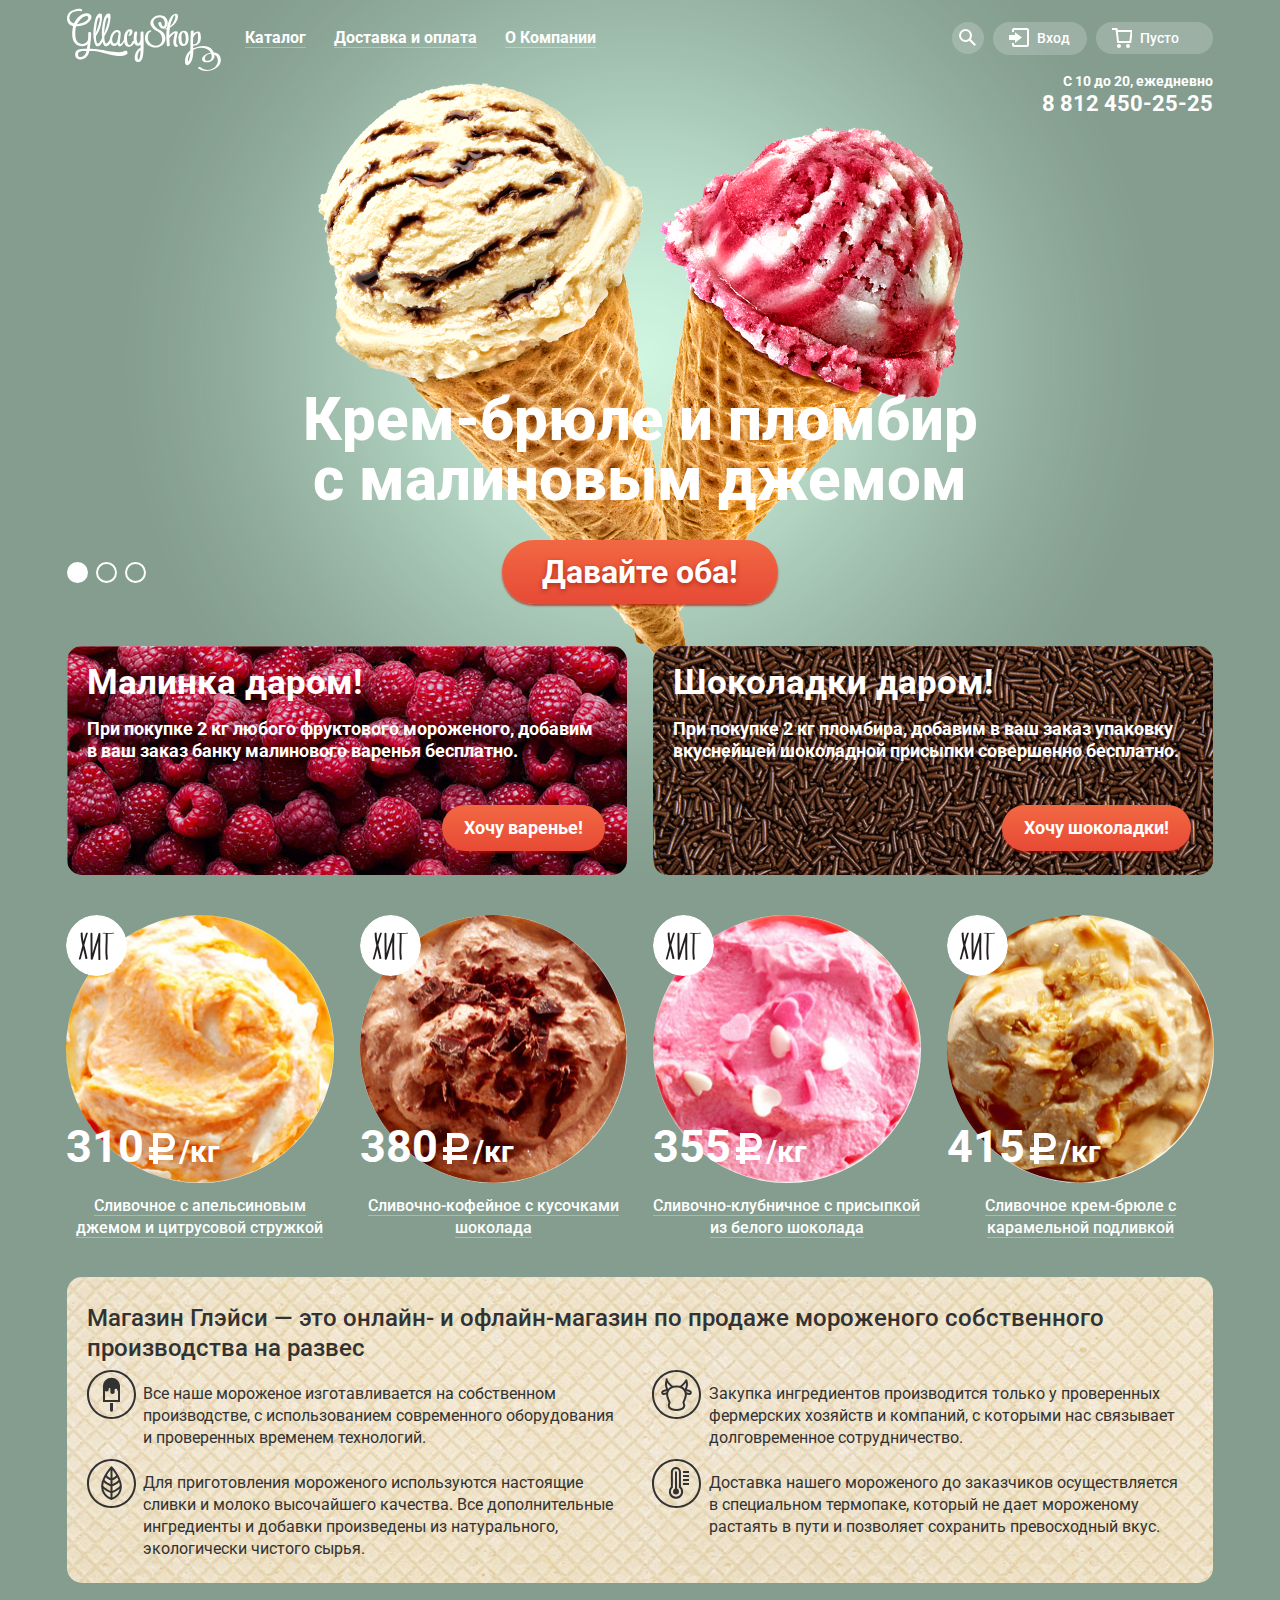
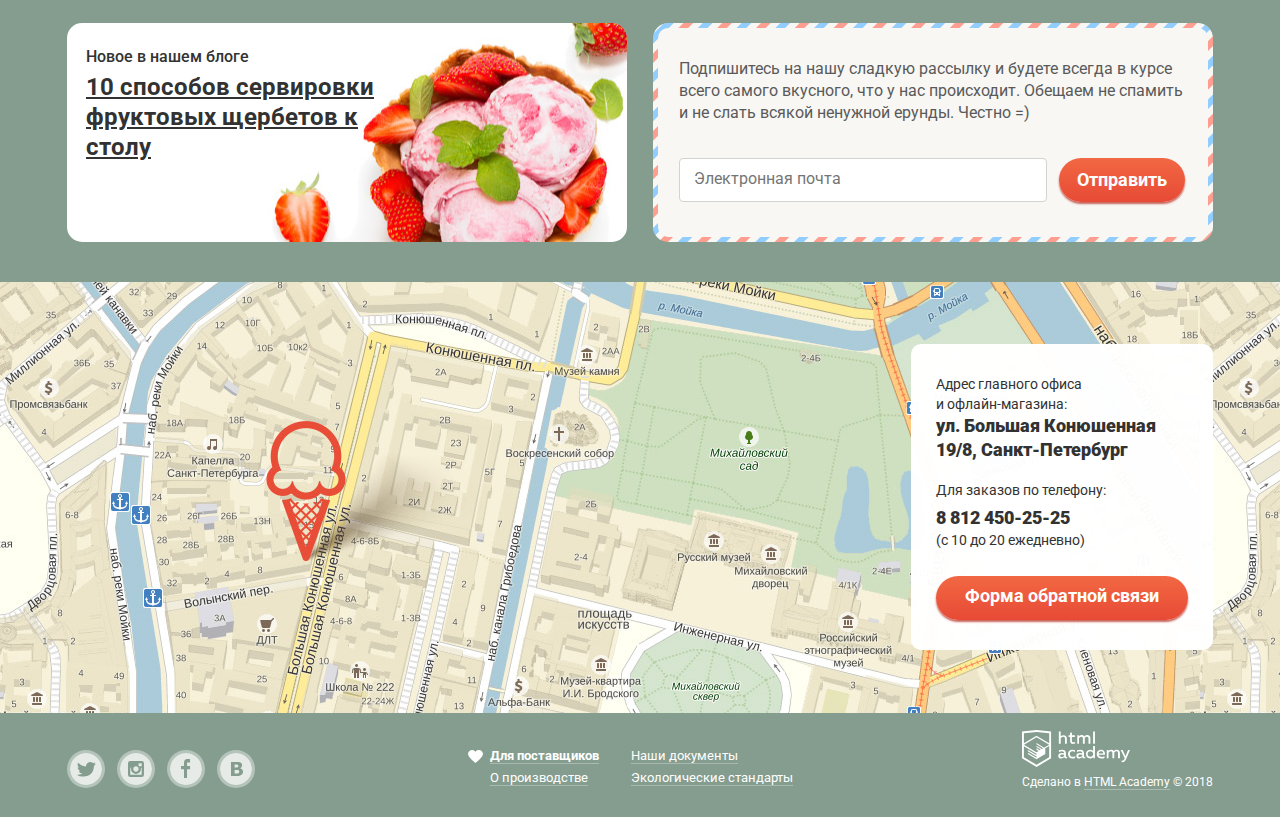
<file: index.html>
<!DOCTYPE html>
<html lang="ru">
  <head>
    <meta charset="utf-8">
    <title>HTML Academy: Глейси</title>
    <link href="css/normalize.min.css" rel="stylesheet" type="text/css">
    <link href="css/style.min.css" rel="stylesheet" type="text/css">
    <link href="https://fonts.googleapis.com/css?family=Roboto:400,500,700&amp;subset=cyrillic" rel="stylesheet" type="text/css">
  </head>
  <body>
    <input class="visually-hidden" type="radio" id="product-1" name="toggle" checked>
    <input class="visually-hidden" type="radio" id="product-2" name="toggle">
    <input class="visually-hidden" type="radio" id="product-3" name="toggle">
    <div class="site-wrapper">
      <div class="container">
        <div class="container-inner">
          <header class="main-header">
            <div class="header-logo">
              <img src="img/logo.svg" width="154" height="64" alt="Логотип GllacyShop">
            </div>
            <nav class="main-nav">
              <ul class="topmenu">
                <li class="topmenu-item topmenu-item-first">
                  <a href="#">
                  Каталог
                  </a>
                  <ul class="submenu">
                    <li class="submenu-item">
                      <a href="#">
                      Новинки
                      </a>
                    </li>
                    <li class="submenu-item">
                      <a href="catalog.html">
                      Сливочное
                      </a>
                    </li>
                    <li class="submenu-item">
                      <a href="#">
                      Щербеты
                      </a>
                    </li>
                    <li class="submenu-item">
                      <a href="#">
                      Фруктовый лед
                      </a>
                    </li>
                    <li class="submenu-item">
                      <a href="#">
                      Мелорин
                      </a>
                    </li>
                  </ul>
                </li>
                <li class="topmenu-item">
                  <a href="#">
                  Доставка и оплата
                  </a>
                </li>
                <li class="topmenu-item">
                  <a href="#">
                  О Компании
                  </a>
                </li>
              </ul>
            </nav>
            <div class="user-navigation">
              <ul>
                <li class="search">
                  <a href="#" aria-label="Поиск по сайту">
                  </a>
                  <div class="search-form">
                    <form class="form-search" action="https://echo.htmlacademy.ru" method="post">
                      <input type="search" name="search" placeholder="Что ищем?">
                    </form>
                  </div>
                </li>
                <li class="login">
                  <a class="link-login" href="#">
                  Вход
                  </a>
                  <div class="modal modal-login">
                    <form class="user-form" action="https://echo.htmlacademy.ru" method="post">
                      <label class="visually-hidden" for="user-email">Электронная почта</label>
                      <input type="email" id="user-email" name="user-email" placeholder="Электронная почта">
                      <label class="visually-hidden" for="user-password">Пароль</label>
                      <input type="password" id="user-password" name="user-password" placeholder="Пароль">
                      <div class="bottom-login">
                        <button type="submit" class="btn login-btn">Войти</button>
                        <div class="modal-links">
                          <a href="#">Забыли пароль?</a>
                          <a href="#">Новая регистрация</a>
                        </div>
                      </div>
                    </form>
                  </div>
                </li>
                <li class="basket">
                  <a href="#">
                  Пусто
                  </a>
                </li>
              </ul>
              <div class="info">
                <div class="working-hours">С 10 до 20, ежедневно</div>
                <div class="phone">8 812 450-25-25</div>
              </div>
            </div>
          </header>
        </div>
        <main>
          <div class="container-inner">
            <h1 class="visually-hidden">Магазин мороженого "Gllacy Shop"</h1>
            <section class="slider">
              <div class="slider-controls">
                <label tabindex="0" for="product-1">Первый</label>
                <label tabindex="0" for="product-2">Второй</label>
                <label tabindex="0" for="product-3">Третий</label>
              </div>
              <ul class="slider-list">
                <li class="slider-item slide" id="slide1">
                  <h3 class="slide-title">
                    Крем-брюле и пломбир с малиновым джемом
                  </h3>
                  <a class="btn slide-btn" href="#">Давайте оба!</a>
                </li>
                <li class="slider-item slide" id="slide2">
                  <h3 class="slide-title">
                    Шоколадный пломбир и лимонный сорбет
                  </h3>
                  <a class="btn slide-btn" href="#">Давайте оба!</a>
                </li>
                <li class="slider-item slide" id="slide3">
                  <h3 class="slide-title">
                    Пломбир с помадкой и клубничный щербет
                  </h3>
                  <a class="btn slide-btn" href="#">Давайте оба!</a>
                </li>
              </ul>
            </section>
            <section class="promo">
              <h2 class="visually-hidden">Промо</h2>
              <ul class="promo-items-list">
                <li class="promo-item">
                  <h3>Малинка даром!</h3>
                  <p>При покупке 2 кг любого фруктового мороженого, добавим в ваш заказ банку малинового варенья бесплатно.</p>
                  <a href="#" class="btn promo-btn">Хочу варенье!</a>
                </li>
                <li class="promo-item">
                  <h3>Шоколадки даром!</h3>
                  <p>При покупке 2 кг пломбира, добавим в ваш заказ упаковку вкуснейшей шоколадной присыпки совершенно бесплатно.</p>
                  <a href="#" class="btn promo-btn">Хочу шоколадки!</a>
                </li>
              </ul>
            </section>
          </div>
          <section class="popular-items">
            <div class="catalog-wrapper">
              <h2 class="visually-hidden">Популярные товары</h2>
              <ul class="popular-items-list">
                <li class="popular-item">
                  <p class="popular-image">
                    <img src="img/citrus.jpg" width="267" height="267" alt="Фотография мороженого">
                  </p>
                  <p class="price">310<span class="weight">/кг</span></p>
                  <!--знак рубля в свг-->
                  <a href="#" class="description">Сливочное с апельсиновым джемом и цитрусовой стружкой</a>
                  <button type="button" class="btn fast-btn">Быстрый просмотр</button>
                </li>
                <li class="popular-item">
                  <p class="popular-image">
                    <img src="img/coffee.jpg" width="267" height="267" alt="Фотография мороженого">
                  </p>
                  <p class="price">380<span class="weight">/кг</span></p>
                  <a href="#" class="description">Сливочно-кофейное с кусочками шоколада</a>
                  <button type="button" class="btn fast-btn">Быстрый просмотр</button>
                </li>
                <li class="popular-item">
                  <p class="popular-image">
                    <img src="img/strawberry.jpg" width="267" height="267" alt="Фотография мороженого">
                  </p>
                  <p class="price">355<span class="weight">/кг</span></p>
                  <a href="#" class="description">Сливочно-клубничное с присыпкой из белого шоколада</a>
                  <button type="button" class="btn fast-btn">Быстрый просмотр</button>
                </li>
                <li class="popular-item">
                  <p class="popular-image">
                    <img src="img/caramel.jpg" width="267" height="267" alt="Фотография мороженого">
                  </p>
                  <p class="price">415<span class="weight">/кг</span></p>
                  <a href="#" class="description">Сливочное крем-брюле с карамельной подливкой</a>
                  <button type="button" class="btn fast-btn">Быстрый просмотр</button>
                </li>

              </ul>
            </div>
          </section>
          <div class="container-inner">
            <section class="features">
              <h2 class="visually-hidden">Преимущества нашего магазина</h2>
              <p>Магазин Глэйси — это онлайн- и офлайн-магазин по продаже мороженого собственного производства на развес</p>
              <ul class="features-list">
                <li class="features-item">Все наше мороженое изготавливается на собственном производстве, с использованием современного оборудования и проверенных временем технологий.</li>
                <li class="features-item">Закупка ингредиентов производится только у проверенных фермерских хозяйств и компаний, с которыми нас связывает долговременное сотрудничество.</li>
                <li class="features-item">Для приготовления мороженого используются настоящие сливки и молоко высочайшего качества. Все дополнительные ингредиенты и добавки произведены из натурального, экологически чистого сырья.</li>
                <li class="features-item">Доставка нашего мороженого до заказчиков осуществляется в специальном термопаке, который не дает мороженому растаять в пути и позволяет сохранить превосходный вкус.</li>
              </ul>
            </section>
            <div class="blog-subscribe-wrapper">
              <article class="blog">
                <h2 class="visually-hidden">Блог</h2>
                <p>Новое в нашем блоге</p>
                <a href="writeus.html" class="blog-article">10 способов сервировки фруктовых щербетов к столу</a>
              </article>
              <div class="subscribe-wrapper">
                <section class="subscribe">
                  <h2 class="visually-hidden">Подписка на новости</h2>
                  <p>Подпишитесь на нашу сладкую рассылку и будете всегда в курсе всего самого вкусного, что у нас происходит. Обещаем не спамить и не слать всякой ненужной ерунды. Честно =)</p>
                  <form class="subscribe-form" action="https://echo.htmlacademy.ru" method="post">
                    <label class="visually-hidden" for="subscribe-email">Электронная почта</label>
                    <input type="email" id="subscribe-email" name="subscribe-email" placeholder="Электронная почта">
                    <button type="submit" class="btn subscribe-btn">Отправить</button>
                  </form>
                </section>
              </div>
            </div>
          </div>
        </main>
      </div>
      <section class="map">
        <div class="yandex-map">
          <iframe src="https://yandex.ru/map-widget/v1/?um=constructor%3Afaf5261212b8d1f6a876cde74b2d9c6587a6860388022bf1ddf8cc2bb869a8c7&amp;source=constructor" width="1200" height="430"></iframe>
        </div>
        <div class="container">
          <div class="container-inner">
            <div class="contacts">
              <h2 class="visually-hidden">Как до нас добраться</h2>
              <div class="address">
                <p>Адрес главного офиса и офлайн-магазина:</p>
                <b>ул. Большая Конюшенная 19/8, Санкт-Петербург</b>
              </div>
              <div class="phone-order">
                <p>Для заказов по телефону:</p>
                <b>8 812 450-25-25</b>
                <p>(с 10 до 20 ежедневно)</p>
              </div>
              <a class="btn feedback-btn" href="writeus.html">Форма обратной связи</a>
            </div>
          </div>
        </div>
      </section>
      <div class="container">
        <div class="container-inner">
          <footer class="page-footer">
            <ul class="footer-social">
              <li><a class="social social-twitter" href="#" aria-label="Твиттер"></a></li>
              <li><a class="social social-instagram" href="#" aria-label="Инстаграм"></a></li>
              <li><a class="social social-fb" href="#" aria-label="Фейсбук"></a></li>
              <li><a class="social social-vk" href="#" aria-label="Вконтакте"></a></li>
            </ul>
            <div class="footer-documents">
              <ul class="col-1">
                <li><a href="#"><b>Для поставщиков</b></a></li>
                <li><a href="#">О производстве</a></li>
              </ul>
              <ul class="col-2">
                <li><a href="#">Наши документы</a></li>
                <li><a href="#">Экологические стандарты</a></li>
              </ul>
            </div>
            <div class="footer-copyright">
              <a href="https://htmlacademy.ru/intensive/htmlcss" class="html-academy-logo"><img src="img/logo-htmlacademy.svg" width="108" height="39" alt="HTML Academy"></a>
              <p>Сделано в <a href="https://htmlacademy.ru/intensive/htmlcss">HTML Academy</a> © 2018</p>
            </div>
          </footer>
        </div>
      </div>
    </div>
    <section class="modal modal-feedback">
      <h2>Мы обязательно вам ответим!</h2>
      <form class="feedback-form" action="https://echo.htmlacademy.ru" method="post">
        <label class="visually-hidden" for="feedback-name">Ваше имя</label>
        <input type="text" id="feedback-name" name="feedback-name" placeholder="Как вас зовут?">
        <label class="visually-hidden" for="feedback-email">Электронная почта</label>
        <input type="email" id="feedback-email" name="feedback-email" placeholder="Ваша почта для ответа?">
        <label class="visually-hidden" for="message">Ваше сообщение</label>
        <textarea name="message" id="message" rows="6" cols="20" placeholder="Напишите что-нибудь"></textarea>
        <button type="submit" class="btn modal-feedback-btn">Отправить</button>
        <button class="modal-close" aria-label="Закрыть форму обратной связи">Закрыть</button>
      </form>
      
    </section>
    <div class="modal-overlay"></div>
    <script src="js/script.min.js"></script>
  </body>
</html>
</file>
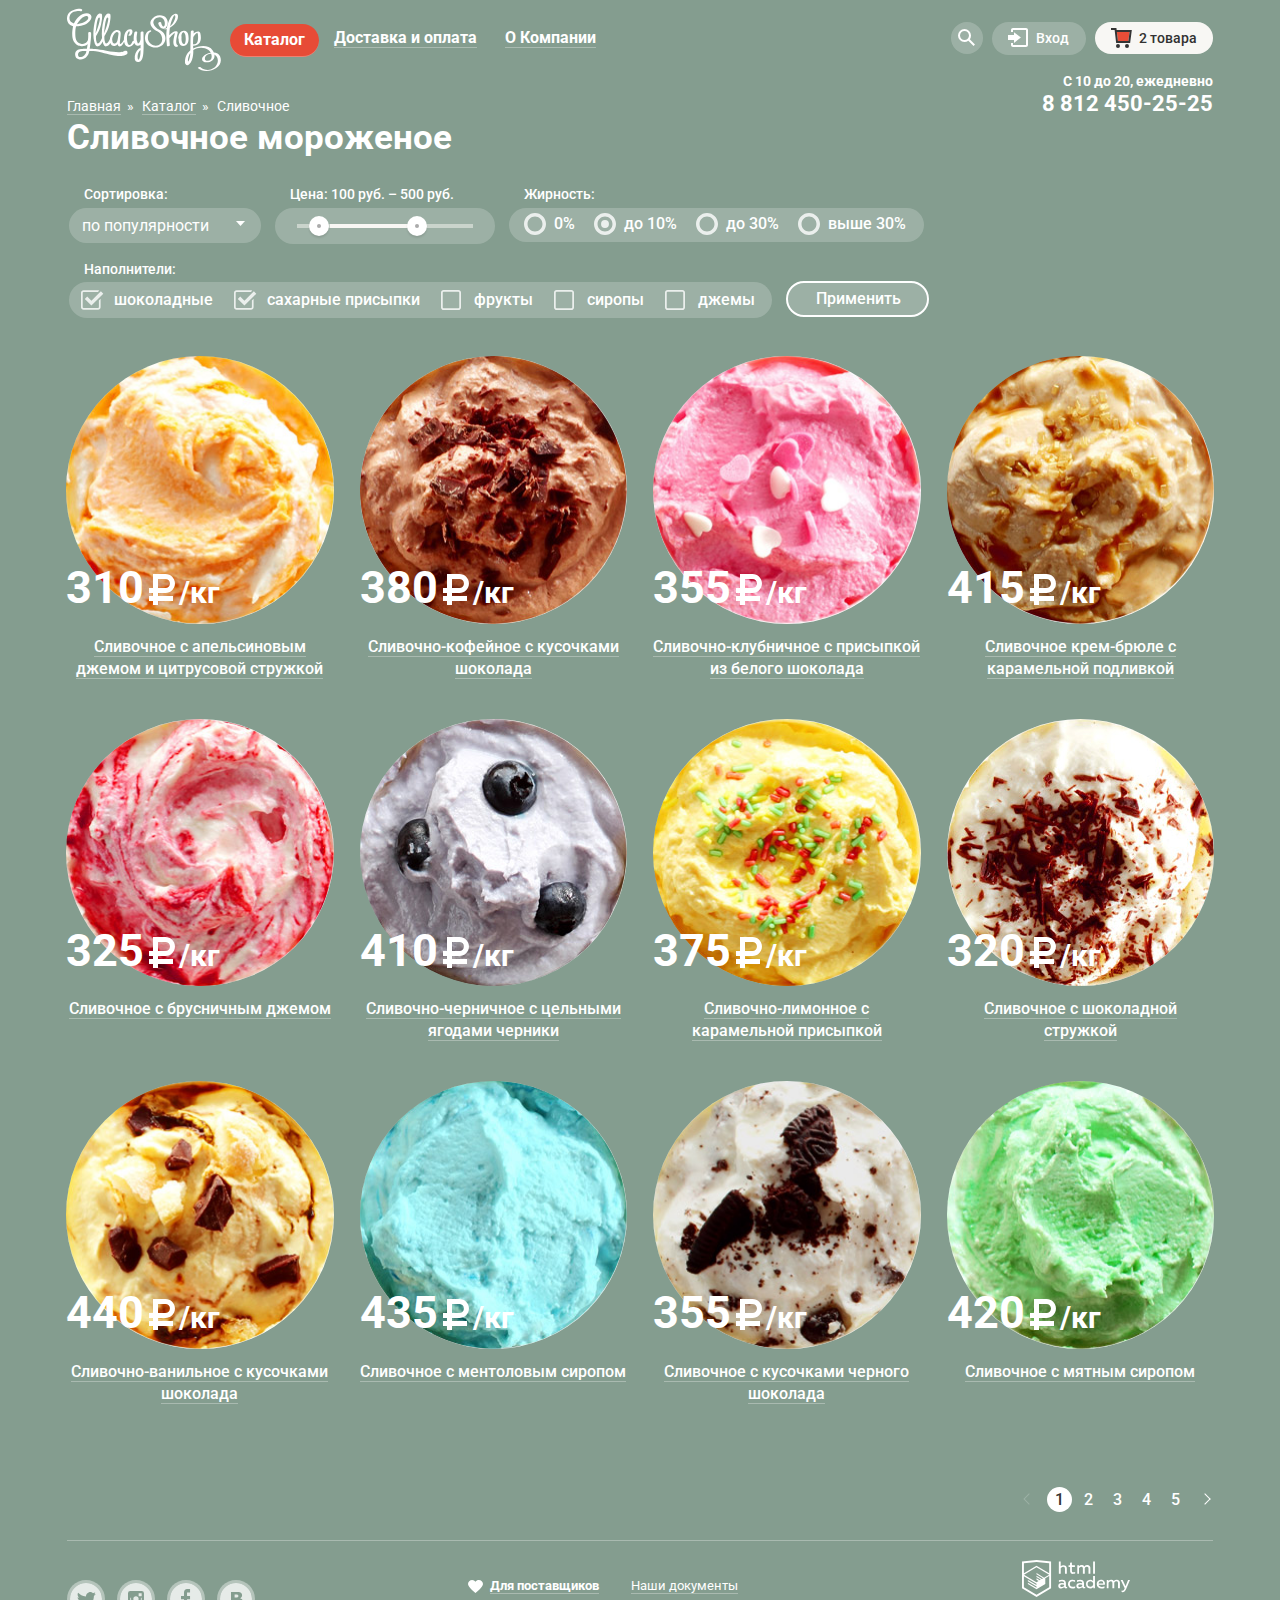
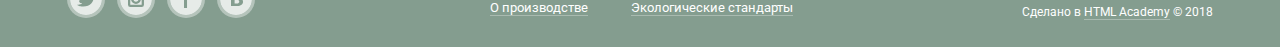
<file: catalog.html>
<!DOCTYPE html>
<html lang="ru">
  <head>
    <meta charset="utf-8">
    <title>HTML Academy: Глейси</title>
    <link href="css/normalize.css" rel="stylesheet"  type="text/css">
    <link href="css/style.css" rel="stylesheet"  type="text/css">
    <link href="https://fonts.googleapis.com/css?family=Roboto:400,500,700&amp;subset=cyrillic" rel="stylesheet"  type="text/css">
  </head>
  <body>
    <div class="site-wrapper">
      <div class="container">
        <div class="container-inner">
          <header class="main-header">
            <a href="index.html" class="header-logo">
            <img src="img/logo.svg" width="154" height="64" alt="Логотип GllacyShop">
            </a>
            <nav class="main-nav">
              <ul class="topmenu">
                <li class="topmenu-item current-page topmenu-item-first">
                  <a href="#">
                  Каталог
                  </a>
                  <ul class="submenu">
                    <li class="submenu-item ">
                      <a href="#">
                      Новинки
                      </a>
                    </li>
                    <li class="submenu-item current-item">
                      <a href="catalog.html">
                      Сливочное
                      </a>
                    </li>
                    <li class="submenu-item">
                      <a href="#">
                      Щербеты
                      </a>
                    </li>
                    <li class="submenu-item">
                      <a href="#">
                      Фруктовый лед
                      </a>
                    </li>
                    <li class="submenu-item">
                      <a href="#">
                      Мелорин
                      </a>
                    </li>
                  </ul>
                </li>
                <li class="topmenu-item">
                  <a href="#">
                  Доставка и оплата
                  </a>
                </li>
                <li class="topmenu-item">
                  <a href="#">
                  О Компании
                  </a>
                </li>
              </ul>
            </nav>
            <div class="user-navigation">
              <ul>
                <li class="search">
                  <a href="#" aria-label="Поиск по сайту">
                  </a>
                  <div class="search-form">
                    <form class="form-search" action="https://echo.htmlacademy.ru" method="post">
                      <input type="search" name="search" placeholder="Что ищем?">
                    </form>
                  </div>
                </li>
                <li class="login">
                  <a class="link-login" href="#">
                  Вход
                  </a>
                  <div class="modal modal-login">
                    <form class="user-form" action="https://echo.htmlacademy.ru" method="post">
                      <label class="visually-hidden" for="user-email">Электронная почта</label>
                      <input type="email" id="user-email" name="user-email" placeholder="Электронная почта">
                      <label class="visually-hidden" for="user-password">Пароль</label>
                      <input type="password" id="user-password" name="user-password" placeholder="Пароль">
                      <div class="bottom-login">
                        <button type="submit" class="btn login-btn">Войти</button>
                        <div class="modal-links">
                          <a href="#">Забыли пароль?</a>
                          <a href="#">Новая регистрация</a>
                        </div>
                      </div>
                    </form>
                  </div>
                </li>
                <li class="basket basket-full">
                  <a href="#">
                  2 товара
                  </a>
                  <div class="modal-basket">
                    <table class="chosen-items-list">
                      <tr class="chosen-item">
                        <td class="delete"><button class="delete-btn delete-btn-first" aria-label="Удалить товар из корзины">Удалить</button></td>
                        <td class="chosen-item-image"><img src="img/citrus.jpg" width="33" height="33" alt="Фотография мороженого"></td>
                        <td class="chosen-item-description">Пломбир с апельсиновым джемом</td>
                        <td class="chosen-item-weight">1,5 кг x <span class="gray">200 руб.</span></td>
                        <td class="chosen-item-price">300 руб.</td>
                      </tr>
                      <tr class="chosen-item">
                        <td class="delete"><button class="delete-btn delete-btn-second" aria-label="Удалить товар из корзины">Удалить</button></td>
                        <td class="chosen-item-image"><img src="img/strawberry.jpg" width="33" height="33" alt="Фотография мороженого"></td>
                        <td class="chosen-item-description">Клубничный пломбир с присыпкой из белого шоколада</td>
                        <td class="chosen-item-weight">1,5 кг x <span class="gray">300 руб.</span></td>
                        <td class="chosen-item-price">450 руб.</td>
                      </tr>
                    </table>
                    <div class="buy-wrapper">
                      <p class="total">Итого: 750руб.</p>
                      <a href="#" class="btn basket-btn">Оформить заказ</a>
                    </div>
                  </div>
                </li>
              </ul>
              <div class="info">
                <div class="working-hours">С 10 до 20, ежедневно</div>
                <div class="phone">8 812 450-25-25</div>
              </div>
            </div>
          </header>
        </div>
        <main>
          <div class="container-inner">
            <div class="breadcrumbs-wrapper">
              <ul class="breadcrumbs">
                <li><a href="index.html">Главная</a></li>
                <li><a href="#">Каталог</a></li>
                <li class="current">Сливочное</li>
              </ul>
            </div>
            <h1>Сливочное мороженое</h1>
            <section class="filter">
              <h2 class="visually-hidden">Фильтр поиска</h2>
              <form class="filter-form" action="https://echo.htmlacademy.ru" method="post">
                <fieldset class="filter-form-group sorting-form">
                  <legend>Сортировка:</legend>
                  <select name="sorting" id="sorting" class="sort">
                    <option value="popular">по популярности</option>
                    <option value="low-price">сначала недорогие</option>
                    <option value="high-price">сначала дорогие</option>
                    <option value="fat">по жирности</option>
                  </select>
                </fieldset>
                <fieldset class="filter-form-group price-form">
                  <legend>Цена: <span>100 руб.</span> – <span>500 руб.</span></legend>
                  <div class="range-controls">
                    <div class="range-scale">
                      <div class="range-bar"></div>
                    </div>
                    <div tabindex="0" class="range-toggle  range-toggle-min"></div>
                    <div tabindex="0" class="range-toggle  range-toggle-max"></div>
                  </div>
                </fieldset>
                <fieldset class="filter-form-group fat-form">
                  <legend>Жирность:</legend>
                  <ul class="fat-list">
                    <li>
                      <input type="radio" id="0-proc" value="0" name="fatness" class="visually-hidden fat-radio">
                      <label for="0-proc">0%</label>
                    </li>
                    <li>
                      <input type="radio" id="10-proc" value="10" name="fatness" class="visually-hidden fat-radio" checked>
                      <label for="10-proc">до 10%</label>
                    </li>
                    <li>
                      <input type="radio" id="30-proc" value="30" name="fatness" class="visually-hidden fat-radio">
                      <label for="30-proc">до 30%</label>
                    </li>
                    <li>
                      <input type="radio" id="more-30-proc" value="more30" name="fatness" class="visually-hidden fat-radio">
                      <label for="more-30-proc">выше 30%</label>
                    </li>
                  </ul>
                </fieldset>
                <fieldset class="filter-form-group topping-form">
                  <legend>Наполнители:</legend>
                  <ul class="topping">
                    <li>
                      <input type="checkbox" id="chocolate" value="chocolate" name="topping-group" class="visually-hidden topping-check" checked>
                      <label for="chocolate">шоколадные</label>
                    </li>
                    <li>
                      <input type="checkbox" id="sugar" value="sugar" name="topping-group" class="visually-hidden topping-check" checked>
                      <label for="sugar">сахарные присыпки</label>
                    </li>
                    <li>
                      <input type="checkbox" id="fruit" value="fruit" name="topping-group" class="visually-hidden topping-check">
                      <label for="fruit">фрукты</label>
                    </li>
                    <li>
                      <input type="checkbox" id="syrup" value="syrup" name="topping-group" class="visually-hidden topping-check">
                      <label for="syrup">сиропы</label>
                    </li>
                    <li>
                      <input type="checkbox" id="jam" value="jam" name="topping-group" class="visually-hidden topping-check">
                      <label for="jam">джемы</label>
                    </li>
                  </ul>
                </fieldset>
                <button type="submit" class="sorting-btn">Применить</button>
              </form>
            </section>
          </div>
          <section class="catalog-items clearfix">
            <div class="catalog-wrapper">
              <h2 class="visually-hidden">Каталог товаров</h2>
              <ul class="catalog-items-list">
                <li class="catalog-item">
                  <p class="catalog-image">
                    <img src="img/citrus.jpg" width="267" height="267" alt="Фотография мороженого">
                  </p>
                  <p class="price">310<span class="weight">/кг</span></p>
                  <a href="#" class="description">Сливочное с апельсиновым джемом и цитрусовой стружкой</a>
                  <button type="button" class="btn fast-btn">Быстрый просмотр</button>
                </li>
                <li class="catalog-item">
                  <p class="catalog-image">
                    <img src="img/coffee.jpg" width="267" height="267" alt="Фотография мороженого">
                  </p>
                  <p class="price">380<span class="weight">/кг</span></p>
                  <a href="#" class="description">Сливочно-кофейное с кусочками шоколада</a>
                  <button type="button" class="btn fast-btn">Быстрый просмотр</button>
                </li>
                <li class="catalog-item">
                  <p class="catalog-image">
                    <img src="img/strawberry.jpg" width="267" height="267" alt="Фотография мороженого">
                  </p>
                  <p class="price">355<span class="weight">/кг</span></p>
                  <a href="#" class="description">Сливочно-клубничное с присыпкой из белого шоколада</a>
                  <button type="button" class="btn fast-btn">Быстрый просмотр</button>
                </li>
                <li class="catalog-item">
                  <p class="catalog-image">
                    <img src="img/caramel.jpg" width="267" height="267" alt="Фотография мороженого">
                  </p>
                  <p class="price">415<span class="weight">/кг</span></p>
                  <a href="#" class="description">Сливочное крем-брюле с карамельной подливкой</a>
                  <button type="button" class="btn fast-btn">Быстрый просмотр</button>
                </li>
                <li class="catalog-item">
                  <p class="catalog-image">
                    <img src="img/cowberry.jpg" width="267" height="267" alt="Фотография мороженого">
                  </p>
                  <p class="price">325<span class="weight">/кг</span></p>
                  <a href="#" class="description">Сливочное с брусничным джемом</a>
                  <button type="button" class="btn fast-btn">Быстрый просмотр</button>
                </li>
                <li class="catalog-item">
                  <p class="catalog-image">
                    <img src="img/blueberry.jpg" width="267" height="267" alt="Фотография мороженого">
                  </p>
                  <p class="price">410<span class="weight">/кг</span></p>
                  <a href="#" class="description">Сливочно-черничное с цельными ягодами черники</a>
                  <button type="button" class="btn fast-btn">Быстрый просмотр</button>
                </li>
                <li class="catalog-item">
                  <p class="catalog-image">
                    <img src="img/lemon.jpg" width="267" height="267" alt="Фотография мороженого">
                  </p>
                  <p class="price">375<span class="weight">/кг</span></p>
                  <a href="#" class="description">Сливочно-лимонное с карамельной присыпкой</a>
                  <button type="button" class="btn fast-btn">Быстрый просмотр</button>
                </li>
                <li class="catalog-item">
                  <p class="catalog-image">
                    <img src="img/creamy-chocolate.jpg" width="267" height="267" alt="Фотография мороженого">
                  </p>
                  <p class="price">320<span class="weight">/кг</span></p>
                  <a href="#" class="description">Сливочное с шоколадной стружкой</a>
                  <button type="button" class="btn fast-btn">Быстрый просмотр</button>
                </li>
                <li class="catalog-item">
                  <p class="catalog-image">
                    <img src="img/vanilla.jpg" width="267" height="267" alt="Фотография мороженого">
                  </p>
                  <p class="price">440<span class="weight">/кг</span></p>
                  <a href="#" class="description">Сливочно-ванильное с кусочками шоколада</a>
                  <button type="button" class="btn fast-btn">Быстрый просмотр</button>
                </li>
                <li class="catalog-item">
                  <p class="catalog-image">
                    <img src="img/menthol.jpg" width="267" height="267" alt="Фотография мороженого">
                  </p>
                  <p class="price">435<span class="weight">/кг</span></p>
                  <a href="#" class="description">Сливочное с ментоловым сиропом</a>
                  <button type="button" class="btn fast-btn">Быстрый просмотр</button>
                </li>
                <li class="catalog-item">
                  <p class="catalog-image">
                    <img src="img/black-chocolate.jpg" width="267" height="267" alt="Фотография мороженого">
                  </p>
                  <p class="price">355<span class="weight">/кг</span></p>
                  <a href="#" class="description">Сливочное с кусочками черного шоколада</a>
                  <button type="button" class="btn fast-btn">Быстрый просмотр</button>
                </li>
                <li class="catalog-item">
                  <p class="catalog-image">
                    <img src="img/mint.jpg" width="267" height="267" alt="Фотография мороженого">
                  </p>
                  <p class="price">420<span class="weight">/кг</span></p>
                  <a href="#" class="description">Сливочное с мятным сиропом</a>
                  <button type="button" class="btn fast-btn">Быстрый просмотр</button>
                </li>
                
              </ul>
            </div>
          </section>
          <div class="container-inner">
            <div class="paginator">
              <a class="prev disabled" href="#prev"></a>
              <a href="#1" class="page current-number">1</a>
              <a href="#2" class="page">2</a>
              <a href="#3" class="page">3</a>
              <a href="#4" class="page">4</a>
              <a href="#5" class="page">5</a>
              <a class="next" href="#next"></a>
            </div>
          </div>
        </main>
        <div class="container-inner">
          <footer class="page-footer catalog-footer">
            <ul class="footer-social">
              <li><a class="social social-twitter" href="#" aria-label="Твиттер"></a></li>
              <li><a class="social social-instagram" href="#" aria-label="Инстаграм"></a></li>
              <li><a class="social social-fb" href="#" aria-label="Фейсбук"></a></li>
              <li><a class="social social-vk" href="#" aria-label="Вконтакте"></a></li>
            </ul>
            <div class="footer-documents">
              <ul class="col-1">
                <li><a href="#"><b>Для поставщиков</b></a></li>
                <li><a href="#">О производстве</a></li>
              </ul>
              <ul class="col-2">
                <li><a href="#">Наши документы</a></li>
                <li><a href="#">Экологические стандарты</a></li>
              </ul>
            </div>
            <div class="footer-copyright">
              <a href="https://htmlacademy.ru/intensive/htmlcss" class="html-academy-logo"><img src="img/logo-htmlacademy.svg" width="108" height="39" alt="HTML Academy"></a>
              <p>Сделано в <a href="https://htmlacademy.ru/intensive/htmlcss">HTML Academy</a> © 2018</p>
            </div>
          </footer>
        </div>
      </div>
    </div>
  </body>
</html>
</file>
<file: css/style.css>
body
{
    font-family: 'Roboto', 'Arial', sans-serif;
    font-size: 16px;
    font-weight: bold;
    line-height: 22px;

    margin: 0;
    padding: 0;

    color: #fff;
    background-color: #849d8f;
}

html { 
    box-sizing: border-box; 
}

*, 
*::before, 
*::after { 
    box-sizing: inherit;
}

.site-wrapper
{
    width: 100%;
    min-width: 1200px;

    -webkit-transition: background-image .5s ease, background-color .5s ease;
         -o-transition: background-image .5s ease, background-color .5s ease;
            transition: background-image .5s ease, background-color .5s ease;

    background-color: #849d8f;
    background-repeat: no-repeat;
    background-position: top center;
}

.site-wrapper::before,
.site-wrapper::after
{
    visibility: hidden;

    content: '';
}

.site-wrapper::before
{
    background-image: url('../img/slider2.png');
}

.site-wrapper::after
{
    background-image: url('../img/slider3.png');
}

.container
{
    width: 1200px;
    margin: 0 auto;
}

.container-inner
{
    margin: 0 auto;
    padding: 8px 27px 0 27px;
}



.catalog-wrapper
{
    margin: 0 auto;
    padding: 0 13px;
}

.visually-hidden
{
    position: absolute;

    clip: rect(0 0 0 0);

    width: 1px;
    height: 1px;
    margin: -1px;
}

.clearfix::after
{
    display: table;
    clear: both;

    content: '';
}

.btn
{
    display: inline-block;

    padding: 12px 44px;

    cursor: pointer;
    text-align: center;
    vertical-align: top;
    text-decoration: none;

    color: #fff;
    border: none;
    border-radius: 50px;
    background: #f26843;
    background: -webkit-gradient(linear, left top, left bottom, from(#f26843), to(#e74a35));
    background: -webkit-linear-gradient(top, #f26843 0%, #e74a35 100%);
    background:      -o-linear-gradient(top, #f26843 0%, #e74a35 100%);
    background:         linear-gradient(to bottom, #f26843 0%, #e74a35 100%);
    -webkit-box-shadow: 0 2px 2px rgba(172, 16, 0, .64);
            box-shadow: 0 2px 2px rgba(172, 16, 0, .64);
}

.btn:hover
{
    color: #fff;
    background: -webkit-gradient(linear, left top, left bottom, from(#f58669), to(#ec6f5e));
    background: -webkit-linear-gradient(top, #f58669 0%, #ec6f5e 100%);
    background:      -o-linear-gradient(top, #f58669 0%, #ec6f5e 100%);
    background:         linear-gradient(to bottom, #f58669 0%, #ec6f5e 100%);
    -webkit-box-shadow: 0 2px 2px rgba(172, 16, 0, 1);
            box-shadow: 0 2px 2px rgba(172, 16, 0, 1);

    border: none;
}

.btn:active
{
    color: #fff;
    background: -webkit-gradient(linear, left top, left bottom, from(#d84732), to(#e1613e));
    background: -webkit-linear-gradient(top, #d84732 0%, #e1613e 100%);
    background:      -o-linear-gradient(top, #d84732 0%, #e1613e 100%);
    background:         linear-gradient(to bottom, #d84732 0%, #e1613e 100%);
    -webkit-box-shadow: inset 0 2px 2px rgba(172, 16, 0, 1);
            box-shadow: inset 0 2px 2px rgba(172, 16, 0, 1);
}

a
{
    text-decoration: none;

    color: #fff;
    border-bottom: 1px solid rgba(255, 255, 255, .3);
}

a:hover
{
    color: #ffbc9e;
    border-bottom: 1px solid rgba(255, 188, 158, .3);
}

a:active
{
    color: #ffbc9e;
    border-bottom: 1px solid rgba(255, 188, 158, .3);
}

.main-header
{
    display: -webkit-box;
    display: -ms-flexbox;
    display: flex;

    -ms-flex-wrap: wrap;
        flex-wrap: wrap;
}

.main-header .header-logo
{
    border: 0;
}

.main-header ul
{
    padding: 0;

    list-style: none;
}

.main-nav
{
    margin-left: 9px;

    -webkit-box-flex: 1;
    -ms-flex-positive: 1;
    flex-grow: 1;
}

.topmenu
{
    position: relative;

    display: -webkit-box;
    display: -ms-flexbox;
    display: flex;
}

.topmenu-item > a
{
    font-size: 16px;
    font-weight: 700;
    line-height: 18px;

    display: inline-block;

    margin-right: 13px;
    margin-left: 15px;
    padding: 0;
    padding-top: 5px;

    vertical-align: bottom;
}

.current-page > a
{
    margin: 0;
    padding: 7px 14px;

    border-radius: 20px;
    background-color: #e74b36;
}

.topmenu-item:hover > a
{
    margin: 0;
    padding: 5px 14px;

    color: #333;
    border-radius: 20px;
    background-color: #f7f6f3;
}

.topmenu-item > a:active
{
    -webkit-box-shadow: inset 0 1px 2px 0 #696969;
            box-shadow: inset 0 1px 2px 0 #696969;
}

.topmenu-item-first:hover .submenu
{
    display: block;
}

.topmenu li
{
    padding-bottom: 10px;
}

.main-nav .submenu
{
    position: absolute;
    top: 50px;

    background-color: #f8f7f4;
}

.submenu
{
    font-size: 14px;
    line-height: 16px;

    position: absolute;
    z-index: 50;
    top: 0;
    left: 0;

    display: none;

    width: 145px;
    margin: 0;
    margin-top: -17px;
    padding: 0;

    border-radius: 5px;
    -webkit-box-shadow: 0 20px 20px 0 rgba(0, 0, 0, .4);
            box-shadow: 0 20px 20px 0 rgba(0, 0, 0, .4);
}

.submenu-item
{
    padding: 7px 20px;
}

.submenu-item:first-child
{
    padding-top: 11px;
    padding-bottom: 10px;

    
    border-top-left-radius: 5px;
    border-top-right-radius: 5px;
}

.submenu-item:last-child
{
    padding-bottom: 13px;
    border-bottom-right-radius: 5px;
    border-bottom-left-radius: 5px;
}

.submenu-item:first-child a
{
    font-weight: bold;
}

.submenu-item:first-child::after
{
    position: absolute;
    top: 36px;
    left: 6px;

    width: 128px;
    height: 1px;

    content: '';

    background-color: #d1d0ce;
}

.submenu-item a
{
    font-size: 14px;
    font-weight: normal;
    line-height: 16px;

    margin-right: 0;
    margin-left: 0;

    color: #323232;
    border-bottom: 0;
}

.submenu-item:hover
{
    color: #e84d37;
    background-color: #fbded8;
}

.submenu-item:active
{
    color: #e84d37;
    background-color: #f6b5a5;
}


.submenu-item.current-item
{
    border: 0;
    background-color: #d07058;
}

.current-item a 
{
    color: #ffffff;
}

.user-navigation ul
{
    display: -webkit-box;
    display: -ms-flexbox;
    display: flex;

    width: 267px;
    margin-top: 14px;
    margin-bottom: 8px;

    -webkit-box-pack: end;
    -ms-flex-pack: end;
    justify-content: flex-end;
}

.user-navigation li
{
    font-size: 14px;
    font-weight: 500;
    line-height: 16px;

    margin-left: 9px;
    padding-bottom: 10px;
}

.search
{
    position: relative;
}

.search a
{
    display: inline-block;

    width: 32px;
    height: 32px;

    border-radius: 50%;
    background-color: rgba(255, 255, 255, .2);
    background-image: url('../img/loupe.svg');
    background-repeat: no-repeat;
    background-position: 7px 7px;
}


.user-navigation .search-form
{
    position: absolute;
    top: 36px;
    left: -309px;

    display: none;

    padding: 20px 15px;

    border-radius: 4px;
    background-color: #f8f7f4;
    -webkit-box-shadow: 0 20px 20px 0 rgba(0, 0, 0, .4);
            box-shadow: 0 20px 20px 0 rgba(0, 0, 0, .4);
}

.search:hover a
{
    background-color: #f8f7f4;
    background-image: url('../img/loupe-hover.svg');
    background-repeat: no-repeat;
    background-position: 7px 7px;
}

.search:hover .search-form
{
    display: block;
}

.user-navigation input[type='search']
{
    width: 311px;
    height: 44px;
    padding-left: 14px;

    border: 1px solid #d3d3d2;
    border-radius: 4px;
}

.user-navigation a
{
    display: inline-block;

    vertical-align: bottom;

    border-bottom: 0;
}

.user-navigation > a:hover
{
    color: #323232;
}

.login > a
{
    position: relative;

    padding: 8px 17px 9px 44px;

    border-radius: 50px;
    background-color: rgba(255, 255, 255, .2);
}

.login > a::before
{
    position: absolute;
    top: 6px;
    left: 16px;

    width: 20px;
    height: 19px;

    content: '';

    background-image: url('../img/enter.svg');
}

.login:hover a
{
    color: #323232;
    background-color: #f8f7f4;
}

.login:hover a::before
{
    background-color: #f8f7f4;
    background-image: url('../img/entrance.svg');
    background-repeat: no-repeat;
}

.basket > a
{
    position: relative;

    padding: 8px 34px 8px 44px;

    border-radius: 50px;
    background-color: rgba(255, 255, 255, .2);
}

.basket > a:hover
{
    color: #323232;
    background-color: #f8f7f4;
}

.basket > a::before
{
    position: absolute;
    top: 6px;
    left: 16px;

    width: 20px;
    height: 20px;

    content: '';

    background-image: url('../img/basket.svg');
}

.basket > a:hover::before
{
    background-color: #f8f7f4;
    background-image: url('../img/basket-hover.svg');
    background-repeat: no-repeat;
}

.basket-full > a
{
    width: 118px;
    padding: 8px 8px 8px 44px;

    color: #323232;
    background-color: #f8f7f4;
}


.basket-full > a::before
{
    position: absolute;
    top: 6px;
    left: 16px;

    width: 21px;
    height: 20px;

    content: '';

    background-image: url('../img/basket-red.svg');
}

.basket-full > a:hover::before
{
    background-color: #f8f7f4;
    background-image: url('../img/basket-red.svg');
    background-repeat: no-repeat;
}

.user-navigation .info
{
    text-align: right;
}

.info .working-hours
{
    font-size: 14px;
    line-height: 16px;
}

.info .phone
{
    font-size: 22px;
    line-height: 24px;

    margin-top: 3px;

    vertical-align: middle;
}

/*Хлебные крошки*/

.breadcrumbs-wrapper
{
    position: relative;

    margin: 0;
    padding: 0;
}

.breadcrumbs
{
    font-size: 14px;
    font-weight: normal;
    line-height: 16px;

    position: absolute;
    top: -27px;

    margin: 0;
    padding: 0;
}

.breadcrumbs li
{
    position: relative;

    display: inline-block;
    vertical-align: middle;

    margin-right: 18px;

    text-decoration: none;
}

.breadcrumbs li:nth-child(2)::before,
.breadcrumbs li:nth-child(3)::before
{
    position: absolute;
    left: -15px;

    width: 6px;
    height: 6px;

    content: '»';
}

.container h1
{
    font-size: 35px;
    line-height: 41px;

    margin-top: -7px;
    margin-bottom: 28px;
}

/*Слайдер*/

.slider
{
    position: relative;

    padding-top: 266px;

    text-align: center;

    color: #fff;
}

.slider-list
{
    margin: 0;
    padding: 0;

    list-style: none;
}

.slide
{
    display: none;
}

.slide-title
{
    font-size: 60px;
    font-weight: 800;
    line-height: 60px;

    width: 700px;
    margin: 0 auto;
    margin-bottom: 30px;
}

.slide-btn
{
    font-size: 32px;
    font-weight: bold;
    line-height: 44px;

    display: inline-block;

    margin-bottom: 26px;
    padding: 10px 40px;

    cursor: pointer;
    text-align: center;
    vertical-align: top;
    text-decoration: none;

    color: #fff;
    border: none;
    border-radius: 50px;
    background: #f26843;
    background: -webkit-gradient(linear, left top, left bottom, from(#f26843), to(#e74a35));
    background: -webkit-linear-gradient(top, #f26843 0%, #e74a35 100%);
    background:      -o-linear-gradient(top, #f26843 0%, #e74a35 100%);
    background:         linear-gradient(to bottom, #f26843 0%, #e74a35 100%);
    -webkit-box-shadow: 0 2px 2px rgba(172, 16, 0, .64);
            box-shadow: 0 2px 2px rgba(172, 16, 0, .64);
    text-shadow: 0 2px 5px rgba(160, 32, 11, .76);
}

.slide-btn:hover
{
    background: -webkit-gradient(linear, left top, left bottom, from(#f58669), to(#ec6f5e));
    background: -webkit-linear-gradient(top, #f58669 0%, #ec6f5e 100%);
    background:      -o-linear-gradient(top, #f58669 0%, #ec6f5e 100%);
    background:         linear-gradient(to bottom, #f58669 0%, #ec6f5e 100%);
    -webkit-box-shadow: 0 2px 2px rgba(172, 16, 0, 1);
            box-shadow: 0 2px 2px rgba(172, 16, 0, 1);
}

.slide-btn:active
{
    background: -webkit-gradient(linear, left top, left bottom, from(#d84732), to(#e1613e));
    background: -webkit-linear-gradient(top, #d84732 0%, #e1613e 100%);
    background:      -o-linear-gradient(top, #d84732 0%, #e1613e 100%);
    background:         linear-gradient(to bottom, #d84732 0%, #e1613e 100%);
    -webkit-box-shadow: inset 0 2px 2px rgba(172, 16, 0, 1);
            box-shadow: inset 0 2px 2px rgba(172, 16, 0, 1);
}

.slider-controls
{
    font-size: 0;

    position: absolute;
    z-index: 20;
    bottom: 46px;
    left: 0;
}

.slider-controls label
{
    display: inline-block;

    width: 21px;
    height: 21px;
    margin-right: 8px;

    cursor: pointer;
    vertical-align: top;

    border: 2px solid #fff;
    border-radius: 50%;
    background-color: transparent;
}

.slider-controls label:hover {
	background-color: rgba(255,255,255, 0.4);
}

/*.slider-controls label[for='product-1']:focus,
.slider-controls label[for='product-2']:focus,
.slider-controls label[for='product-3']:focus {
    outline: 1px solid #777;
}*/


#product-1:checked ~ .site-wrapper
{
    background-color: #849d8f;
    background-image: url('../img/slider1.png');
}

#product-2:checked ~ .site-wrapper
{
    background-color: #8996a6;
    background-image: url('../img/slider2.png');
}

#product-3:checked ~ .site-wrapper
{
    background-color: #9d8b84;
    background-image: url('../img/slider3.png');
}

#product-1:checked ~ .site-wrapper #slide1,
#product-2:checked ~ .site-wrapper #slide2,
#product-3:checked ~ .site-wrapper #slide3
{
    display: block;
}

#product-1:checked ~ .site-wrapper label[for='product-1'],
#product-2:checked ~ .site-wrapper label[for='product-2'],
#product-3:checked ~ .site-wrapper label[for='product-3']
{
    background-color: #fff;
}

/*Промо*/

.promo .promo-items-list
{
    display: -webkit-box;
    display: -ms-flexbox;
    display: flex;

    min-height: 229px;
    padding: 0;

    list-style: none;

    -ms-flex-line-pack: stretch;
    align-content: stretch;
}

.promo .promo-item
{
    width: 50%;
    padding: 16px 22px 20px 20px;

    border-radius: 15px;
}

.promo-item:first-child
{
    margin-right: 13px;

    background-color: #912241;
    background-image: url('../img/raspberry.jpg');
    background-repeat: no-repeat;
}

.promo-item:last-child
{
    margin-left: 13px;

    background-color: #774229;
    background-image: url('../img/chocolate.jpg');
    background-repeat: no-repeat;
}

.promo-item h3
{
    font-size: 35px;
    line-height: 41px;

    margin: 0;
    padding: 0;
}

.promo-item p
{
    font-size: 18px;
    line-height: 22px;

    margin-top: 15px;
    margin-bottom: 43px;
}

.promo-btn
{
    font-size: 18px;
    font-weight: bold;
    line-height: 24px;

    float: right;

    padding: 11px 22px;
}
/* Фильтр*/

.filter
{
    height: 133px;
}

.filter-form
{
    display: -webkit-box;
    display: -ms-flexbox;
    display: flex;

    max-width: 1000px;

    -ms-flex-wrap: wrap;
        flex-wrap: wrap;
}

.filter-form fieldset
{
    margin-right: 15px;
    margin-bottom: 7px;
    padding-left: 0;

    border: none;
}

.filter-form .sorting-form
{
    margin-right: 2px;
    margin-bottom: 7px;
}

.filter-form .sort
{
    width: 192px;
    padding: 9px 10px 8px 13px;

    color: #fff;
    border: none;
    border-radius: 20px;
    background-color: rgba(255, 255, 255, .2);
    background-image: url('../img/select-arrow.svg');
    background-repeat: no-repeat;
    background-position: 167px 13px;

    -webkit-appearance: none;
       -moz-appearance: none;
            appearance: none;
}

.filter-form .sort:hover,
.filter-form .sort:focus
{
    background-image: url('../img/select-arrow-black.svg');
}

.filter-form .sort::-ms-expand
{
    display: none;
}


.filter-form .sort:hover,
.filter-form .sort:focus
{
    color: #323232;
}

.filter-form legend
{
    font-size: 14px;
    font-weight: 500;
    line-height: 16px;

    margin-left: 15px;
}

.filter-form .price-form
{
    margin-right: 0px;
    margin-bottom: 7px;
    margin-left: 0;
}

.range-controls
{
    position: relative;

    width: 220px;
    padding: 18px 21px;

    color: #fff;
    border-radius: 20px;
    background-color: rgba(255, 255, 255, .2);
}

.range-scale
{
    position: absolute;
    top: 50%;
    left: 50%;

    width: 176px;
    height: 4px;

    -webkit-transform: translate(-50%, -50%);
        -ms-transform: translate(-50%, -50%);
            transform: translate(-50%, -50%);

    background-color: rgba(248, 247, 244, .5);
}

.range-bar
{
    position: absolute;
    left: 33px;

    width: 96px;
    height: 4px;

    background-color: #f8f7f4;
}

.range-toggle
{
    position: absolute;
    top: 50%;
    left: 34px;

    width: 20px;
    height: 20px;

    cursor: pointer;
    -webkit-transform: translateY(-50%);
        -ms-transform: translateY(-50%);
            transform: translateY(-50%);

    border-radius: 50%;
    background-color: #fff;
    background-image: url('../img/range.svg');
    -webkit-box-shadow: 0 2px 2px 0 rgba(0, 0, 0, .1);
            box-shadow: 0 2px 2px 0 rgba(0, 0, 0, .1);
}

.range-toggle:focus {
    outline: 1px solid #777;
}

.range-toggle-max
{
    left: 132px;
}

.filter-form input[type='range']
{
    padding: 10px 20px 10px 20px;

    color: #fff;
    border-radius: 20px;
    background-color: rgba(255, 255, 255, .2);
}

.fat-form
{
    width: 415px;
}

.fat-list   li
{
    position: relative;

    display: inline-block;

    text-decoration: none;
    vertical-align: middle;
}

.fat-form .fat-list
{
    font-size: 16px;
    font-weight: 500;
    line-height: 18px;

    width: 415px;
    margin: 0;
    padding-top: 7px;
    padding-right: 5px;
    padding-bottom: 9px;
    padding-left: 0;

    color: #fff;
    border-radius: 20px;
    background-color: rgba(255, 255, 255, .2);
}

.fat-list label
{
    padding-left: 45px;

    cursor: pointer;
}

.fat-radio + label::before
{
    position: absolute;
    top: -2px;
    left: 15px;

    width: 22px;
    height: 22px;

    content: '';

    opacity: .8;
    background-image: url('../img/radio-off.svg');
    background-repeat: no-repeat;
    background-size: contain;
}

.fat-radio:focus + label::before {
    outline: 1px solid #777;
}

.fat-radio:checked + label::before
{
    opacity: .8;
    background-image: url('../img/radio-on.svg');
}

.fat-radio + label:hover::before,
.fat-radio + label:focus::before,
.fat-radio:checked + label:hover::before
{
    opacity: 1;
}

.fat-radio:disabled + label::before,
.fat-radio:disabled:checked + label::before
{
    opacity: .4;
}


.filter-form .topping
{
    font-size: 16px;
    font-weight: 500;
    line-height: 18px;

    margin: 0;
    padding-top: 9px;
    padding-right: 12px;
    padding-bottom: 9px;
    padding-left: 0;

    color: #fff;
    border-radius: 20px;
    background-color: rgba(255, 255, 255, .2);
}

.topping-form li
{
    position: relative;

    display: inline-block;

    margin-right: 5px;

    cursor: pointer;
    text-decoration: none;
    vertical-align: top;
}

.topping label
{
    position: relative;

    margin-top: 7px;
    padding-left: 45px;

    cursor: pointer;
}

.topping-check + label::before
{
    position: absolute;
    top: 0px;
    left: 12px;

    width: 25px;
    height: 20px;

    content: '';

    opacity: .8;
    background-image: url('../img/checkbox-off.svg');
    background-repeat: no-repeat;
    background-size: contain;
}

.topping-check:focus + label::before {
    outline: 1px solid #777;
}

.topping-check:checked + label::before
{
    opacity: .8;
    background-image: url('../img/checkbox-on.svg');
}

.topping-check + label:hover::before,
.topping-check + label:focus::before,
.topping-check:checked + label:hover::before
{
    opacity: 1;
}

.topping-check:disabled + label::before,
.topping-check:disabled:checked + label::before
{
    opacity: .4;
}

.filter-form .topping-form
{
    margin-right: 2px;
}


.filter legend
{
    font-size: 14px;
    font-weight: 500;
    line-height: 16px;
}

.sorting-btn
{
    font-size: 16px;
    font-weight: 500;
    line-height: 18px;

    height: 36px;
    margin-top: 20px;
    padding: 7px 26px 7px 28px;

    cursor: pointer;

    color: #fff;
    border: 2px solid white;
    border-radius: 20px;
    background-color: rgba(255, 255, 255, .2);
}

.sorting-btn:hover
{
    color: #323232;
    background-color: #fff;
}

.sorting-btn:active
{
    color: #323232;
    border: none;
    background-color: #eaeaea;
    -webkit-box-shadow: inset 0 2px 1px 0 #696969;
            box-shadow: inset 0 2px 1px 0 #696969;
}

/*Каталог*/

.popular-items-list,
.catalog-items-list
{
    display: -webkit-box;
    display: -ms-flexbox;
    display: flex;

    padding: 0;

    list-style: none;

    -webkit-box-pack: justify;
    -ms-flex-pack: justify;
    justify-content: space-between;
    -ms-flex-wrap: wrap;
        flex-wrap: wrap;
}

.popular-items-list 
{
	margin-top: 61px;
}

.catalog-items-list
{
	margin-top: 42px;
	margin-bottom: -41px;
    padding-bottom: 0;
    padding-top: 36px;

    -ms-flex-wrap: wrap;
        flex-wrap: wrap;
}

.popular-item,
.catalog-item
{
    position: relative;
    width: 25%;  
    margin-top: -37px;  
    padding: 0 13px;
    padding-bottom: 80px;
    text-align: center;
}

.catalog-item
{
	margin-top: -57px;
}

.popular-image img,
.catalog-image img
{
    overflow: hidden;

    width: 100%;
    height: auto;
    margin-bottom: -10px;

    border-radius: 50%;
}

.popular-item .price,
.catalog-item .price
{
    font-size: 45px;
    line-height: 45px;

    position: absolute;
    top: 180px;

    white-space: nowrap;
}

.popular-item .ruble
{
    vertical-align: bottom;
}

.popular-item .weight,
.catalog-item .weight
{
    font-size: 30px;
    line-height: 45px;

    position: relative;

    margin-left: 5px;
    padding-left: 30px;
}

.popular-item .weight::before,
.catalog-item .weight::before
{
    position: absolute;
    top: -3px;
    left: -2px;

    width: 44px;
    height: 40px;

    content: '';

    background-image: url('../img/ruble.svg');
    background-repeat: no-repeat;
}

.popular-item a,
.catalog-item a
{
    font-weight: 500;

    text-decoration: none;

    color: #fff;
    border-bottom: 1px solid rgba(255, 255, 255, .3);
}

.popular-item a:hover,
.catalog-item a:hover
{
    color: #ffbc9e;
    border-bottom: 1px solid rgba(255, 188, 158, .3);
}

.popular-item a:active,
.catalog-item a:active
{
    color: #ffbc9e;
    border-bottom: 1px solid rgba(255, 188, 158, .3);
}

.popular-items li:hover,
.catalog-items li:hover
{
    border-radius: 5px;
    z-index: 5;
    background-color: rgba(255, 255, 255, .2);
}




.catalog-item .fast-btn,
.popular-item .fast-btn
{
    font-size: 18px;
    font-weight: bold;
    line-height: 24px;

    position: absolute;
    z-index: 1;
    bottom: 0;
    left: 50%;
    transform: translateX(-50%);
    word-wrap: none;
    width: 201px;  

    visibility: hidden;

    margin-bottom: 21px;
    padding-right: 15px;
    padding-left: 15px;
}

.catalog-item:hover .fast-btn,
.popular-item:hover .fast-btn
{
    visibility: visible;
}

.popular-item::before
{
    position: absolute;
    top: 16px;
    left: 13px;

    width: 61px;
    height: 61px;

    content: '';

    border-radius: 50%;
    background-image: url('../img/hit.svg');
    background-repeat: no-repeat;
}

/*Преимущества*/

.features
{
    margin-bottom: 40px;
    margin-top: -66px;
    padding-top: 26px;
    padding-right: 19px;
    padding-left: 9px;

    border-radius: 15px;
    background-color: #f9efd4;
    background-image: url('../img/wafer.jpg');
}

.features-list
{
    display: -webkit-box;
    display: -ms-flexbox;
    display: flex;
    margin: 0;
    padding-left: 0;

    list-style: none;

    -ms-flex-pack: distribute;
    justify-content: space-around;
    -ms-flex-wrap: wrap;
        flex-wrap: wrap;
}

.features p
{
    font-size: 24px;
    font-weight: 500;
    line-height: 30px;
    padding-bottom: 20px;

    margin: 0;
    margin-left: 11px;

    color: #323232;
}

.features .features-item
{
    font-size: 16px;
    font-weight: normal;
    line-height: 22px;

    position: relative;

    -webkit-box-sizing: border-box;
            box-sizing: border-box;
    width: 50%;
    padding-top: 0px;
    padding-right: 10px;
    padding-bottom: 23px;
    padding-left: 67px;

    color: #323232;

    -webkit-box-flex: 0;
    -ms-flex-positive: 0;
    flex-grow: 0;
    -ms-flex-negative: 1;
    flex-shrink: 1;
    -ms-flex-preferred-size: auto;
    flex-basis: auto;
}

.features-item:nth-child(2),
.features-item:nth-child(4)
{
    padding-left: 74px;
}

.features-item:first-child::before
{
    position: absolute;
    top: -13px;
    left: 11px;

    width: 49px;
    height: 49px;

    content: '';

    background-image: url('../img/ice-cream.svg');
    background-repeat: no-repeat;
}

.features-item:nth-child(2)::before
{
    position: absolute;
    top: -13px;
    left: 17px;

    width: 49px;
    height: 49px;

    content: '';

    background-image: url('../img/cow.svg');
    background-repeat: no-repeat;
}

.features-item:nth-child(3)::before
{
    position: absolute;
    top: -13px;
    left: 11px;

    width: 49px;
    height: 49px;

    content: '';

    background-image: url('../img/eco.svg');
    background-repeat: no-repeat;
}

.features-item:nth-child(4)::before
{
    position: absolute;
    top: -13px;
    left: 17px;

    width: 49px;
    height: 49px;

    content: '';

    background-image: url('../img/thermometer.svg');
    background-repeat: no-repeat;
}



/*Блог*/

.blog-subscribe-wrapper
{
    display: -webkit-box;
    display: -ms-flexbox;
    display: flex;

    padding-bottom: 40px;

    -ms-flex-line-pack: stretch;
    align-content: stretch;
    justify-content: space-between;
}

.blog
{
    width: 48.87%; 
    padding-top: 23px;
    padding-right: 19px;
    padding-left: 19px;
    border-radius: 15px;
    background-image: url('../img/bg-strawberry.jpg');
    background-position: 20% 40%;
    background-repeat: no-repeat;
    background-color: #fff;
}

.blog p
{
    font-weight: 500;

    margin: 0;
    margin-bottom: 4px;
    padding: 0;

    color: #323232;
}



.blog a
{
    font-size: 24px;
    line-height: 30px;

    text-decoration: underline;

    color: #323232;
    max-width: 300px;
    display: inline-block;
    vertical-align: center;
    border: none;
}

.blog a:hover {
    color: #e84d37;
}

.subscribe-wrapper
{
    width: 48.87%;
    border-radius: 15px;
    background-image: url('../img/bg-post.svg');
    background-repeat: no-repeat;
    padding: 5px;
}

.subscribe
{
    padding-top:30px;
    padding-left: 21px;
    padding-right: 21px;
    padding-bottom: 35px;

    border-radius: 10px;
    background-color: #f8f7f4;
}

.subscribe p
{
    font-weight: normal;

    margin: 0;

    color: #5a5a5a;
}

.subscribe-wrapper form
{
    display: -webkit-box;
    display: -ms-flexbox;
    display: flex;
    margin-top: 34px;
}

.subscribe input[type='email']
{
    max-width: 368px;
    width: 100%;   
    padding: 10px 14px;
    border: 1px solid #d3d3d2;
    border-radius: 4px;
}

.subscribe-btn
{
    font-size: 18px;
    font-weight: bold;
    line-height: 24px;
    margin-left: 12px;
    padding: 10px 18px;
}

/*Карта*/

.map .container-inner
{
    display: -webkit-box;
    display: -ms-flexbox;
    display: flex;

    -webkit-box-pack: end;
    -ms-flex-pack: end;
    justify-content: flex-end;
}

.map
{
    position: relative;

    overflow: hidden;

    width: 100%;
    padding: 54px 0 63px 0;
    background-image: url('../img/map.jpg');
    background-position: 0 -107px;
}

.yandex-map
{
    position: absolute;
    top: 0;
    right: 0;
    bottom: 0;
    left: 0;
}

.yandex-map iframe {
	width: 100%;
    border: 0;
}

/*Контакты*/

.contacts
{
    z-index: 2;

    width: 302px;
    padding-top: 0;
    padding-right: 25px;
    padding-bottom: 30px;
    padding-top: 30px;
    padding-left: 25px;

    color: #323232;
    border-radius: 10px;
    background-color: rgba(255, 255, 255, .98);
}

.contacts p
{
    font-size: 14px;
    font-weight: normal;
    line-height: 20px;

    margin: 0;
    margin-top: 2px;
    margin-bottom: 2px;
    padding: 0;
}


.address p
{
    font-size: 14px;
    font-weight: normal;
    line-height: 20px;
    max-width: 155px;
    margin: 0;
    color: #323232;
}
.address b
{
    font-size: 18px;
    line-height: 24px;
    color: #323232;
}
.phone-order
{
    margin-top: 18px;
}
.phone-order p
{
    font-size: 14px;
    font-weight: normal;
    line-height: 20px;

    margin: 0 0 6px 0;
    color: #323232;
}
.phone-order b
{
    font-size: 18px;
    line-height: 24px;

    color: #323232;
}

.feedback-btn
{
    font-size: 18px;
    line-height: 24px;
    width: 100%;
    display: inline-block;

    margin-top: 20px;
    padding-top: 8px;
    padding-right: 26px;
    padding-bottom: 12px;
    padding-left: 26px;
    vertical-align: middle;
}

/*Пагинатор*/

.paginator
{
    position: relative;

    margin: 14px 4px 20px 950px;
    padding-top: 21px;
    padding-right: 16px;
    padding-left: 30px;
}

.paginator .disabled
{
    border-bottom: 1px solid rgba(255, 255, 255, .2);
    border-left: 1px solid rgba(255, 255, 255, .2);
}

.paginator .disabled:hover
{
    cursor: default;

    border-bottom: 1px solid rgba(255, 255, 255, .2);
    border-left: 1px solid rgba(255, 255, 255, .2);
}

.page
{
    font-size: 16px;
    font-weight: 500;
    line-height: 18px;

    position: relative;

    display: inline-block;

    width: 25px;
    height: 25px;
    padding-top: 4px;

    text-align: center;
    vertical-align: top;
    text-decoration: none;

    color: #fff;
    border: 0;
    border-radius: 50%;
}

.prev
{
    position: absolute;
    top: 29px;
    left: 8px;

    width: 8px;
    height: 8px;

    -webkit-transform: rotate(45deg);
        -ms-transform: rotate(45deg);
            transform: rotate(45deg);

    border-bottom: 1px solid #fff;
    border-left: 1px solid #fff;
}

.prev:hover
{
    border-bottom: 1px solid rgba(255, 255, 255, .5);
    border-left: 1px solid rgba(255, 255, 255, .5);
}

.next
{
    position: absolute;
    top: 29px;
    left: 184px;

    width: 8px;
    height: 8px;

    -webkit-transform: rotate(225deg);
        -ms-transform: rotate(225deg);
            transform: rotate(225deg);

    border-bottom: 1px solid #fff;
    border-left: 1px solid #fff;
}

.next:hover
{
    border-bottom: 1px solid rgba(255, 255, 255, .5);
    border-left: 1px solid rgba(255, 255, 255, .5);
}

.current-number,
.page .current-number:hover
{
    background-color: #fff;
}
.paginator .current-number,
.page:active
{
    color: #323232;
}

.page:hover
{
    color: #fff;
    background-color: rgba(255, 255, 255, .2);
}
.page:active
{
    color: #323232;
    background-color: #fff;
}

/*Футер*/

.page-footer
{
    display: -webkit-box;
    display: -ms-flexbox;
    display: flex;

    -webkit-box-pack: justify;
    -ms-flex-pack: justify;
    justify-content: space-between;
}

.catalog-footer
{
    padding-top: 10px;

    border-top: 1px solid rgba(255, 255, 255, .3);
}

.footer-social
{
    display: -webkit-box;
    display: -ms-flexbox;
    display: flex;

    padding-left: 0;

    list-style: none;

    -webkit-box-align: center;
    -ms-flex-align: center;
    align-items: center;
    -webkit-box-pack: center;
    -ms-flex-pack: center;
    justify-content: center;
}

.footer-social .social
{
    display: inline-block;

    width: 38px;
    height: 38px;
    margin-right: 12px;

    vertical-align: top;

    border: 3px solid rgba(255, 255, 255, .5);
    border-radius: 50%;
    background-color: rgba(255,255,255,0);

}

.footer-social .social-twitter
{
    background-image: url('../img/twitter.svg');
    background-repeat: no-repeat;
}

.footer-social .social-instagram
{
    background-image: url('../img/instagram.svg');
    background-repeat: no-repeat;
}

.footer-social .social-fb
{
    background-image: url('../img/fb.svg');
    background-repeat: no-repeat;
}

.footer-social .social-vk
{
    background-image: url('../img/vk.svg');
    background-repeat: no-repeat;
}

.footer-social .social
{
    opacity: .8;
}

.footer-social .social:hover,
.footer-social .social:focus
{
    opacity: 1;
}

.footer-social .social:active
{
    opacity: .8;
    -webkit-box-shadow: 0 2px 1px #888 inset;
            box-shadow: 0 2px 1px #888 inset;
}

.footer-documents
{
    font-size: 13px;
    font-weight: normal;
    line-height: 18px;

    display: -webkit-box;
    display: -ms-flexbox;
    display: flex;

    margin-right: 65px;

    list-style: none;

    -webkit-box-align: center;
    -ms-flex-align: center;
    align-items: center;
}

.footer-documents li
{
    margin: 0 0 4px 19px;

    list-style: none;
}

.footer-documents .col-2
{
    padding-left: 13px;
}

.footer-documents .col-1:first-child
{
    position: relative;
}

.footer-documents .col-1:first-child::before
{
    position: absolute;
    left: 37px;

    width: 16px;
    height: 16px;

    content: '';

    background-image: url('../img/heart.svg');
    background-repeat: no-repeat;
    background-position: 0 3px;
}

.footer-copyright
{
    font-size: 12px;
    font-weight: normal;
    line-height: 18px;

    margin-top: 8px;
}

.footer-copyright .html-academy-logo
{
    border: 0;
}

.footer-copyright p
{
    margin-top: 0;
    margin-bottom: 26px;
}

/*Логин*/

.modal-login
{
    font-size: 13px;
    font-weight: normal;
    line-height: 24px;

    position: absolute;
    z-index: 10;
    top: 60px;
    left: 827px;

    display: none;

    width: 277px;
    padding: 20px 17px 20px 19px;

    border-radius: 5px;
    background-color: #f8f7f4;
    -webkit-box-shadow: 0 20px 20px 0 rgba(0, 0, 0, .4);
            box-shadow: 0 20px 20px 0 rgba(0, 0, 0, .4);
}

.login:hover .modal-login
{
    display: block;
}

.user-form input[type='email'],
.user-form input[type='password']
{
    font-size: 14px;
    line-height: 24px;

    width: 239px;
    height: 42px;
    margin-bottom: 20px;
    padding-left: 14px;

    color: #999;
    border: 1px solid #999;
    border-radius: 5px;
}

.login-btn
{
    font-size: 18px;
    font-weight: bold;
    line-height: 24px;

    width: 50%;
    padding: 13px 25px 11px 24px;
}

.modal-login a
{
    display: inline-block;

    margin-left: 20px;

    color: #323232;
    border-bottom: 1px solid rgba(50, 50, 50, .3);
    vertical-align: bottom;
}

.modal-login a:hover
{
    color: #e84d37;
    border-bottom: 1px solid rgba(232, 77, 55, .3);
}

.bottom-login
{
    display: -webkit-box;
    display: -ms-flexbox;
    display: flex;
}

/*Фидбэк*/

@keyframes fadeIn {
    0% {
        transform: scale(0);
        opacity: 0.0;       
    }
    60% {
        transform: scale(1.1);  
    }
    80% {
        transform: scale(0.9);
        opacity: 1; 
    }   
    100% {
        transform: scale(1);
        opacity: 1; 
    }       
}

@keyframes shake {
  0%,
  100% {
    transform: translateX(0);
  }

  10%,
  30%,
  50%,
  70%,
  90% {
    transform: translateX(-10px);
  }

  20%,
  40%,
  60%,
  80% {
    transform: translateX(10px);
  }
}

.modal-overlay
{
    position: fixed;
    z-index: 3;
    top: 0;
    left: 0;

    display: none;

    width: 100%;
    height: 100%;

    background-color: rgba(0, 0, 0, 0.3);
}

.modal-feedback
{
    position: fixed;
    z-index: 5;
    top: 70px;
    left: 50%;

    display: none;

    width: 445px;
    margin-left: -200px;
    padding: 18px 25px 27px 24px;

    color: #323232;
    border-radius: 10px;
    background-color: #f8f7f4;
}

.modal-feedback h2
{
    font-size: 24px;
    font-weight: 500;
    line-height: 28px;

    padding-top: 0;
    padding-bottom: 0;
    margin: 0;
}

.feedback-form input[type='text'],
.feedback-form input[type='email'],
.feedback-form textarea
{
    -webkit-box-sizing: border-box;
            box-sizing: border-box;
    margin-top: 20px;
    margin-bottom: 0;

    border: 1px solid #d3d3d2;
}


.feedback-form input[type='text']:hover,
.feedback-form input[type='email']:hover,
.feedback-form textarea:hover
{
    border: 2px solid #c7c6c5;
}

.feedback-form input[type='text']:focus::-webkit-input-placeholder,
.feedback-form input[type='email']:focus::-webkit-input-placeholder,
.feedback-form textarea:focus::-webkit-input-placeholder
{
    color: transparent;
}

.feedback-form input[type='text']:focus::-moz-placeholder,
.feedback-form input[type='email']:focus::-moz-placeholder,
.feedback-form textarea:focus::-moz-placeholder
{
    color: transparent;
}

.feedback-form input[type='text']:focus:-ms-input-placeholder,
.feedback-form input[type='email']:focus:-ms-input-placeholder,
.feedback-form textarea:focus:-ms-input-placeholder
{
    color: transparent;
}

.feedback-form input[type='text'],
.feedback-form input[type='email']
{
    width: 265px;
    height: 42px;
    padding-left: 14px;

    border: 1px solid #999;
    border-radius: 5px;
}

.feedback-form textarea
{
    width: 100%;
    height: 153px;
    padding-top: 12px;
    padding-left: 14px;

    border: 1px solid #999;
    border-radius: 5px;
}

.modal-feedback-btn
{
    font-size: 18px;
    font-weight: bold;
    line-height: 24px;

    float: right;

    margin-top: 20px;
    padding: 12px 23px;
}

.modal-close
{
    font-size: 0;

    position: absolute;
    top: 15px;
    right: 15px;

    width: 18px;
    height: 17px;

    cursor: pointer;

    border: 0;
    background-color: #f8f7f4;
}

.modal-close::before,
.modal-close::after
{
    position: absolute;
    top: 8px;
    right: -3px;

    width: 23px;
    height: 2px;

    content: '';

    background-color: #323232;
}

.modal-close::before
{
    -webkit-transform: rotate(45deg);
        -ms-transform: rotate(45deg);
            transform: rotate(45deg);
}

.modal-close::after
{
    -webkit-transform: rotate(-45deg);
        -ms-transform: rotate(-45deg);
            transform: rotate(-45deg);
}

/*Корзина*/

.modal-basket
{
    font-size: 13px;
    font-weight: normal;
    line-height: 16px;

    position: absolute;

    z-index: 10;
    top: 65px;
    right: 85px;

    display: none;

    width: 540px;
    padding: 19px 15px 20px 0px;

    color: #323232;
    border-radius: 10px;
    background-color: #f8f7f4;
    -webkit-box-shadow: 0 20px 20px 0 rgba(0, 0, 0, .4);
            box-shadow: 0 20px 20px 0 rgba(0, 0, 0, .4);
}

.modal-basket tr
{
    height: 50px;
}

.basket:hover .modal-basket
{
    display: block;
}

.chosen-item .delete {
	padding-left: 12px;
	padding-right: 3px;
	padding-bottom: 7px;
}

.modal-basket img
{
    border-radius: 50%;

    margin-left: 7px;
    margin-right: 8px;
}

.modal-basket .chosen-item-description
{
    width: 240px;
    padding-right: 10px;
    padding-left: 0px;
}

.modal-basket .chosen-item-weight
{
    width: 120px;
    padding-right: 10px;
    padding-left: 10px;
}


.modal-basket .chosen-item-price
{
    width: 70px;
    padding-right: 0px;
    padding-left: 10px;
}

.modal-basket .gray
{
    color: #999;
}

.modal-basket .total
{
    font-size: 15px;
    font-weight: bold;
    line-height: 18px;

    text-align: right;
}

.basket-btn
{
    font-size: 18px;
    font-weight: bold;
    line-height: 24px;

    padding: 11px 14px;
}

.buy-wrapper
{
    position: relative;

    display: block;
    float: right;
}

.buy-wrapper .total::before
{
    position: absolute;
    top: 0;
    right: 0px;

    width: 510px;
    height: 1px;

    content: '';

    background-color: #cacac7;
}


.chosen-item .delete-btn
{
    font-size: 0;
    position: relative;

    width: 16px;
    height: 16px;
    padding: 0;

    cursor: pointer;

    border: 0;
    background-color: #f8f7f4;
}


.chosen-item .delete-btn::before,
.chosen-item .delete-btn::after
{
    position: absolute;
    top: 7px;
    right: -1px;

    width: 16px;
    height: 2px;

    content: '';

    background-color: #323232;
}

.chosen-item .delete-btn::before
{
    -webkit-transform: rotate(45deg);
        -ms-transform: rotate(45deg);
            transform: rotate(45deg);
}

.chosen-item .delete-btn::after
{
    -webkit-transform: rotate(-45deg);
        -ms-transform: rotate(-45deg);
            transform: rotate(-45deg);
}

.modal-show
{
    display: block;

    animation: fadeIn 0.6s;
}

.modal-error 
{
  animation: shake 0.6s;
}
</file>
<file: css/style.min.css>
.site-wrapper,body{background-color:#849d8f}.btn,.btn:hover,a,body{color:#fff}.topmenu-item>a,body{font-size:16px;font-weight:700}.submenu-item:first-child a,.topmenu-item>a,body{font-weight:700}.clearfix::after,.login>a::before,.submenu-item:first-child::after{content:''}.breadcrumbs li,.btn,.slide-btn,a{text-decoration:none}.fat-radio:focus+label::before,.range-toggle:focus,.topping-check:focus+label::before{outline:#777 solid 1px}body{font-family:Roboto,Arial,sans-serif;line-height:22px;margin:0;padding:0}html{box-sizing:border-box}*,::after,::before{box-sizing:inherit}.site-wrapper{width:100%;min-width:1200px;-webkit-transition:background-image .5s ease,background-color .5s ease;-o-transition:background-image .5s ease,background-color .5s ease;transition:background-image .5s ease,background-color .5s ease;background-repeat:no-repeat;background-position:top center}.site-wrapper::after,.site-wrapper::before{visibility:hidden;content:''}.site-wrapper::before{background-image:url(../img/slider2.png)}.site-wrapper::after{background-image:url(../img/slider3.png)}.container{width:1200px;margin:0 auto}.container-inner{margin:0 auto;padding:8px 27px 0}.catalog-wrapper{margin:0 auto;padding:0 13px}.visually-hidden{position:absolute;clip:rect(0 0 0 0);width:1px;height:1px;margin:-1px}.clearfix::after{display:table;clear:both}.btn{display:inline-block;padding:12px 44px;cursor:pointer;text-align:center;vertical-align:top;border:none;border-radius:50px;background:#f26843;background:-webkit-gradient(linear,left top,left bottom,from(#f26843),to(#e74a35));background:-webkit-linear-gradient(top,#f26843 0,#e74a35 100%);background:-o-linear-gradient(top,#f26843 0,#e74a35 100%);background:linear-gradient(to bottom,#f26843 0,#e74a35 100%);-webkit-box-shadow:0 2px 2px rgba(172,16,0,.64);box-shadow:0 2px 2px rgba(172,16,0,.64)}.btn:hover{background:-webkit-gradient(linear,left top,left bottom,from(#f58669),to(#ec6f5e));background:-webkit-linear-gradient(top,#f58669 0,#ec6f5e 100%);background:-o-linear-gradient(top,#f58669 0,#ec6f5e 100%);background:linear-gradient(to bottom,#f58669 0,#ec6f5e 100%);-webkit-box-shadow:0 2px 2px rgba(172,16,0,1);box-shadow:0 2px 2px rgba(172,16,0,1);border:none}.btn:active{color:#fff;background:-webkit-gradient(linear,left top,left bottom,from(#d84732),to(#e1613e));background:-webkit-linear-gradient(top,#d84732 0,#e1613e 100%);background:-o-linear-gradient(top,#d84732 0,#e1613e 100%);background:linear-gradient(to bottom,#d84732 0,#e1613e 100%);-webkit-box-shadow:inset 0 2px 2px rgba(172,16,0,1);box-shadow:inset 0 2px 2px rgba(172,16,0,1)}.basket>a:hover::before,.login:hover a::before,.search a,.search:hover a{background-repeat:no-repeat}a{border-bottom:1px solid rgba(255,255,255,.3)}a:active,a:hover{color:#ffbc9e;border-bottom:1px solid rgba(255,188,158,.3)}.main-header{display:-webkit-box;display:-ms-flexbox;display:flex;-ms-flex-wrap:wrap;flex-wrap:wrap}.main-header .header-logo{border:0}.main-header ul{padding:0;list-style:none}.main-nav{margin-left:9px;-webkit-box-flex:1;-ms-flex-positive:1;flex-grow:1}.topmenu{position:relative;display:-webkit-box;display:-ms-flexbox;display:flex}.topmenu-item>a{line-height:18px;display:inline-block;margin-right:13px;margin-left:15px;padding:5px 0 0;vertical-align:bottom}.info .working-hours,.submenu,.submenu-item a,.user-navigation li{font-size:14px;line-height:16px}.current-page>a{margin:0;padding:7px 14px;border-radius:20px;background-color:#e74b36}.topmenu-item:hover>a{margin:0;padding:5px 14px;color:#333;border-radius:20px;background-color:#f7f6f3}.topmenu-item>a:active{-webkit-box-shadow:inset 0 1px 2px 0 #696969;box-shadow:inset 0 1px 2px 0 #696969}.topmenu-item-first:hover .submenu{display:block}.topmenu li{padding-bottom:10px}.main-nav .submenu{position:absolute;top:50px;background-color:#f8f7f4}.submenu{position:absolute;z-index:50;top:0;left:0;display:none;width:145px;margin:-17px 0 0;padding:0;border-radius:5px;-webkit-box-shadow:0 20px 20px 0 rgba(0,0,0,.4);box-shadow:0 20px 20px 0 rgba(0,0,0,.4)}.submenu-item{padding:7px 20px}.submenu-item:first-child{padding-top:11px;padding-bottom:10px;border-top-left-radius:5px;border-top-right-radius:5px}.submenu-item:last-child{padding-bottom:13px;border-bottom-right-radius:5px;border-bottom-left-radius:5px}.submenu-item:first-child::after{position:absolute;top:36px;left:6px;width:128px;height:1px;background-color:#d1d0ce}.submenu-item a{font-weight:400;margin-right:0;margin-left:0;color:#323232;border-bottom:0}.submenu-item:hover{color:#e84d37;background-color:#fbded8}.submenu-item:active{color:#e84d37;background-color:#f6b5a5}.submenu-item.current-item{border:0;background-color:#d07058}.current-item a{color:#fff}.user-navigation ul{display:-webkit-box;display:-ms-flexbox;display:flex;width:267px;margin-top:14px;margin-bottom:8px;-webkit-box-pack:end;-ms-flex-pack:end;justify-content:flex-end}.user-navigation li{font-weight:500;margin-left:9px;padding-bottom:10px}.search{position:relative}.search a{display:inline-block;width:32px;height:32px;border-radius:50%;background-color:rgba(255,255,255,.2);background-image:url(../img/loupe.svg);background-position:7px 7px}.user-navigation .search-form{position:absolute;top:36px;left:-309px;display:none;padding:20px 15px;border-radius:4px;background-color:#f8f7f4;-webkit-box-shadow:0 20px 20px 0 rgba(0,0,0,.4);box-shadow:0 20px 20px 0 rgba(0,0,0,.4)}.search:hover a{background-color:#f8f7f4;background-image:url(../img/loupe-hover.svg);background-position:7px 7px}.search:hover .search-form{display:block}.user-navigation input[type=search]{width:311px;height:44px;padding-left:14px;border:1px solid #d3d3d2;border-radius:4px}.basket>a,.login>a{border-radius:50px}.user-navigation a{display:inline-block;vertical-align:bottom;border-bottom:0}.user-navigation>a:hover{color:#323232}.login>a{position:relative;padding:8px 17px 9px 44px;background-color:rgba(255,255,255,.2)}.login>a::before{position:absolute;top:6px;left:16px;width:20px;height:19px;background-image:url(../img/enter.svg)}.login:hover a{color:#323232;background-color:#f8f7f4}.login:hover a::before{background-color:#f8f7f4;background-image:url(../img/entrance.svg)}.basket>a{position:relative;padding:8px 34px 8px 44px;background-color:rgba(255,255,255,.2)}.basket-full>a::before,.basket>a::before{position:absolute;top:6px;left:16px;height:20px;content:''}.basket>a:hover{color:#323232;background-color:#f8f7f4}.basket>a::before{width:20px;background-image:url(../img/basket.svg)}.basket>a:hover::before{background-color:#f8f7f4;background-image:url(../img/basket-hover.svg)}.basket-full>a{width:118px;padding:8px 8px 8px 44px;color:#323232;background-color:#f8f7f4}.basket-full>a::before{width:21px;background-image:url(../img/basket-red.svg)}.basket-full>a:hover::before{background-color:#f8f7f4;background-image:url(../img/basket-red.svg);background-repeat:no-repeat}.user-navigation .info{text-align:right}.page,.slide-btn,.slider{text-align:center}.info .phone{font-size:22px;line-height:24px;margin-top:3px;vertical-align:middle}.breadcrumbs-wrapper{position:relative;margin:0;padding:0}.breadcrumbs{font-size:14px;font-weight:400;line-height:16px;position:absolute;top:-27px;margin:0;padding:0}.breadcrumbs li{position:relative;display:inline-block;vertical-align:middle;margin-right:18px}.breadcrumbs li:nth-child(2)::before,.breadcrumbs li:nth-child(3)::before{position:absolute;left:-15px;width:6px;height:6px;content:'»'}.container h1{font-size:35px;line-height:41px;margin-top:-7px;margin-bottom:28px}.slider{position:relative;padding-top:266px;color:#fff}.slider-list{margin:0;padding:0;list-style:none}.slide{display:none}.slide-btn,.slider-controls label{display:inline-block;vertical-align:top;cursor:pointer}.slide-title{font-size:60px;font-weight:800;line-height:60px;width:700px;margin:0 auto 30px}.slide-btn{font-size:32px;font-weight:700;line-height:44px;margin-bottom:26px;padding:10px 40px;color:#fff;border:none;border-radius:50px;background:#f26843;background:-webkit-gradient(linear,left top,left bottom,from(#f26843),to(#e74a35));background:-webkit-linear-gradient(top,#f26843 0,#e74a35 100%);background:-o-linear-gradient(top,#f26843 0,#e74a35 100%);background:linear-gradient(to bottom,#f26843 0,#e74a35 100%);-webkit-box-shadow:0 2px 2px rgba(172,16,0,.64);box-shadow:0 2px 2px rgba(172,16,0,.64);text-shadow:0 2px 5px rgba(160,32,11,.76)}.slide-btn:hover{background:-webkit-gradient(linear,left top,left bottom,from(#f58669),to(#ec6f5e));background:-webkit-linear-gradient(top,#f58669 0,#ec6f5e 100%);background:-o-linear-gradient(top,#f58669 0,#ec6f5e 100%);background:linear-gradient(to bottom,#f58669 0,#ec6f5e 100%);-webkit-box-shadow:0 2px 2px rgba(172,16,0,1);box-shadow:0 2px 2px rgba(172,16,0,1)}.slide-btn:active{background:-webkit-gradient(linear,left top,left bottom,from(#d84732),to(#e1613e));background:-webkit-linear-gradient(top,#d84732 0,#e1613e 100%);background:-o-linear-gradient(top,#d84732 0,#e1613e 100%);background:linear-gradient(to bottom,#d84732 0,#e1613e 100%);-webkit-box-shadow:inset 0 2px 2px rgba(172,16,0,1);box-shadow:inset 0 2px 2px rgba(172,16,0,1)}.fat-radio+label::before,.topping-check+label::before{background-size:contain;content:''}.slider-controls{font-size:0;position:absolute;z-index:20;bottom:46px;left:0}.slider-controls label{width:21px;height:21px;margin-right:8px;border:2px solid #fff;border-radius:50%;background-color:transparent}.slider-controls label:hover{background-color:rgba(255,255,255,.4)}#product-1:checked~.site-wrapper{background-color:#849d8f;background-image:url(../img/slider1.png)}#product-2:checked~.site-wrapper{background-color:#8996a6;background-image:url(../img/slider2.png)}#product-3:checked~.site-wrapper{background-color:#9d8b84;background-image:url(../img/slider3.png)}#product-1:checked~.site-wrapper #slide1,#product-2:checked~.site-wrapper #slide2,#product-3:checked~.site-wrapper #slide3{display:block}#product-1:checked~.site-wrapper label[for=product-1],#product-2:checked~.site-wrapper label[for=product-2],#product-3:checked~.site-wrapper label[for=product-3]{background-color:#fff}.promo .promo-items-list{display:-webkit-box;display:-ms-flexbox;display:flex;min-height:229px;padding:0;list-style:none;-ms-flex-line-pack:stretch;align-content:stretch}.promo .promo-item{width:50%;padding:16px 22px 20px 20px;border-radius:15px}.promo-item:first-child{margin-right:13px;background-color:#912241;background-image:url(../img/raspberry.jpg);background-repeat:no-repeat}.promo-item:last-child{margin-left:13px;background-color:#774229;background-image:url(../img/chocolate.jpg);background-repeat:no-repeat}.filter-form .sort,.range-controls{background-color:rgba(255,255,255,.2)}.promo-item h3{font-size:35px;line-height:41px;margin:0;padding:0}.promo-item p{font-size:18px;line-height:22px;margin-top:15px;margin-bottom:43px}.promo-btn{font-size:18px;font-weight:700;line-height:24px;float:right;padding:11px 22px}.filter{height:133px}.range-bar,.range-scale{height:4px;position:absolute}.filter-form{display:-webkit-box;display:-ms-flexbox;display:flex;max-width:1000px;-ms-flex-wrap:wrap;flex-wrap:wrap}.filter-form fieldset{margin-right:15px;margin-bottom:7px;padding-left:0;border:none}.filter-form .sorting-form{margin-right:2px;margin-bottom:7px}.filter-form .sort{width:192px;padding:9px 10px 8px 13px;color:#fff;border:none;border-radius:20px;background-image:url(../img/select-arrow.svg);background-repeat:no-repeat;background-position:167px 13px;-webkit-appearance:none;-moz-appearance:none;appearance:none}.filter-form .sort:focus,.filter-form .sort:hover{background-image:url(../img/select-arrow-black.svg);color:#323232}.filter-form .sort::-ms-expand{display:none}.fat-list li,.topping-form li{display:inline-block;text-decoration:none}.filter-form legend{font-size:14px;font-weight:500;line-height:16px;margin-left:15px}.filter-form .price-form{margin-right:0;margin-bottom:7px;margin-left:0}.fat-form .fat-list,.filter-form .topping{font-size:16px;line-height:18px;margin:0;font-weight:500}.range-controls{position:relative;width:220px;padding:18px 21px;color:#fff;border-radius:20px}.range-scale{top:50%;left:50%;width:176px;-webkit-transform:translate(-50%,-50%);-ms-transform:translate(-50%,-50%);transform:translate(-50%,-50%);background-color:rgba(248,247,244,.5)}.range-bar{left:33px;width:96px;background-color:#f8f7f4}.range-toggle{position:absolute;top:50%;left:34px;width:20px;height:20px;cursor:pointer;-webkit-transform:translateY(-50%);-ms-transform:translateY(-50%);transform:translateY(-50%);border-radius:50%;background-color:#fff;background-image:url(../img/range.svg);-webkit-box-shadow:0 2px 2px 0 rgba(0,0,0,.1);box-shadow:0 2px 2px 0 rgba(0,0,0,.1)}.fat-form .fat-list,.filter-form .topping,.sorting-btn{color:#fff;background-color:rgba(255,255,255,.2)}.range-toggle-max{left:132px}.filter-form input[type=range]{padding:10px 20px;color:#fff;border-radius:20px;background-color:rgba(255,255,255,.2)}.fat-form{width:415px}.fat-list li{position:relative;vertical-align:middle}.fat-form .fat-list{width:415px;border-radius:20px;padding:7px 5px 9px 0}.fat-list label{padding-left:45px;cursor:pointer}.fat-radio+label::before{position:absolute;top:-2px;left:15px;width:22px;height:22px;opacity:.8;background-image:url(../img/radio-off.svg);background-repeat:no-repeat}.topping label,.topping-form li{position:relative;cursor:pointer}.fat-radio:checked+label::before{opacity:.8;background-image:url(../img/radio-on.svg)}.fat-radio+label:focus::before,.fat-radio+label:hover::before,.fat-radio:checked+label:hover::before{opacity:1}.fat-radio:disabled+label::before,.fat-radio:disabled:checked+label::before{opacity:.4}.filter-form .topping{border-radius:20px;padding:9px 12px 9px 0}.topping-form li{margin-right:5px;vertical-align:top}.topping label{margin-top:7px;padding-left:45px}.topping-check+label::before{position:absolute;top:0;left:12px;width:25px;height:20px;opacity:.8;background-image:url(../img/checkbox-off.svg);background-repeat:no-repeat}.topping-check:checked+label::before{opacity:.8;background-image:url(../img/checkbox-on.svg)}.topping-check+label:focus::before,.topping-check+label:hover::before,.topping-check:checked+label:hover::before{opacity:1}.topping-check:disabled+label::before,.topping-check:disabled:checked+label::before{opacity:.4}.filter-form .topping-form{margin-right:2px}.filter legend{font-size:14px;font-weight:500;line-height:16px}.sorting-btn{font-size:16px;font-weight:500;line-height:18px;height:36px;margin-top:20px;padding:7px 26px 7px 28px;cursor:pointer;border:2px solid #fff;border-radius:20px}.sorting-btn:hover{color:#323232;background-color:#fff}.sorting-btn:active{color:#323232;border:none;background-color:#eaeaea;-webkit-box-shadow:inset 0 2px 1px 0 #696969;box-shadow:inset 0 2px 1px 0 #696969}.catalog-items-list,.popular-items-list{display:-webkit-box;display:-ms-flexbox;display:flex;padding:0;list-style:none;-webkit-box-pack:justify;-ms-flex-pack:justify;justify-content:space-between;-ms-flex-wrap:wrap;flex-wrap:wrap}.popular-items-list{margin-top:61px}.catalog-items-list{margin-top:42px;margin-bottom:-41px;padding-bottom:0;padding-top:36px;-ms-flex-wrap:wrap;flex-wrap:wrap}.catalog-item,.popular-item{position:relative;width:25%;margin-top:-37px;padding:0 13px 80px;text-align:center}.catalog-item{margin-top:-57px}.catalog-image img,.popular-image img{overflow:hidden;width:100%;height:auto;margin-bottom:-10px;border-radius:50%}.catalog-item .price,.popular-item .price{font-size:45px;line-height:45px;position:absolute;top:180px;white-space:nowrap}.popular-item .ruble{vertical-align:bottom}.catalog-item .weight,.popular-item .weight{font-size:30px;line-height:45px;position:relative;margin-left:5px;padding-left:30px}.catalog-item .weight::before,.popular-item .weight::before{position:absolute;top:-3px;left:-2px;width:44px;height:40px;content:'';background-image:url(../img/ruble.svg);background-repeat:no-repeat}.catalog-item a,.popular-item a{font-weight:500;text-decoration:none;color:#fff;border-bottom:1px solid rgba(255,255,255,.3)}.catalog-item a:active,.catalog-item a:hover,.popular-item a:active,.popular-item a:hover{color:#ffbc9e;border-bottom:1px solid rgba(255,188,158,.3)}.blog a,.blog p,.features p{color:#323232}.catalog-items li:hover,.popular-items li:hover{border-radius:5px;z-index:5;background-color:rgba(255,255,255,.2)}.catalog-item .fast-btn,.popular-item .fast-btn{font-size:18px;font-weight:700;line-height:24px;position:absolute;z-index:1;bottom:0;left:50%;transform:translateX(-50%);word-wrap:none;width:201px;visibility:hidden;margin-bottom:21px;padding-right:15px;padding-left:15px}.catalog-item:hover .fast-btn,.popular-item:hover .fast-btn{visibility:visible}.popular-item::before{position:absolute;top:16px;left:13px;width:61px;height:61px;content:'';border-radius:50%;background-image:url(../img/hit.svg);background-repeat:no-repeat}.blog,.features{border-radius:15px}.features{margin-bottom:40px;margin-top:-66px;padding-top:26px;padding-right:19px;padding-left:9px;background-color:#f9efd4;background-image:url(../img/wafer.jpg)}.features-list,.footer-social{padding-left:0;list-style:none}.features-list{display:-webkit-box;display:-ms-flexbox;display:flex;margin:0;-ms-flex-pack:distribute;justify-content:space-around;-ms-flex-wrap:wrap;flex-wrap:wrap}.features p{font-size:24px;font-weight:500;line-height:30px;padding-bottom:20px;margin:0 0 0 11px}.features .features-item{font-size:16px;font-weight:400;line-height:22px;position:relative;-webkit-box-sizing:border-box;box-sizing:border-box;width:50%;color:#323232;-webkit-box-flex:0;-ms-flex-positive:0;flex-grow:0;-ms-flex-negative:1;flex-shrink:1;-ms-flex-preferred-size:auto;flex-basis:auto;padding:0 10px 23px 67px}.features-item:first-child::before,.features-item:nth-child(2)::before,.features-item:nth-child(3)::before,.features-item:nth-child(4)::before{position:absolute;top:-13px;width:49px;height:49px;content:''}.features-item:nth-child(2),.features-item:nth-child(4){padding-left:74px}.features-item:first-child::before{left:11px;background-image:url(../img/ice-cream.svg);background-repeat:no-repeat}.features-item:nth-child(2)::before{left:17px;background-image:url(../img/cow.svg);background-repeat:no-repeat}.features-item:nth-child(3)::before{left:11px;background-image:url(../img/eco.svg);background-repeat:no-repeat}.features-item:nth-child(4)::before{left:17px;background-image:url(../img/thermometer.svg);background-repeat:no-repeat}.blog,.subscribe-wrapper{width:48.87%;background-repeat:no-repeat}.blog-subscribe-wrapper{display:-webkit-box;display:-ms-flexbox;display:flex;padding-bottom:40px;-ms-flex-line-pack:stretch;align-content:stretch;justify-content:space-between}.blog{padding-top:23px;padding-right:19px;padding-left:19px;background-image:url(../img/bg-strawberry.jpg);background-position:20% 40%;background-color:#fff}.blog p{font-weight:500;margin:0 0 4px;padding:0}.blog a{font-size:24px;line-height:30px;text-decoration:underline;max-width:300px;display:inline-block;vertical-align:center;border:none}.blog a:hover{color:#e84d37}.subscribe-wrapper{border-radius:15px;background-image:url(../img/bg-post.svg);padding:5px}.subscribe{border-radius:10px;background-color:#f8f7f4;padding:30px 21px 35px}.subscribe p{font-weight:400;margin:0;color:#5a5a5a}.address b,.address p,.contacts,.phone-order b{color:#323232}.subscribe-wrapper form{display:-webkit-box;display:-ms-flexbox;display:flex;margin-top:34px}.map .container-inner,.page-footer{display:-webkit-box;display:-ms-flexbox}.subscribe input[type=email]{max-width:368px;width:100%;padding:10px 14px;border:1px solid #d3d3d2;border-radius:4px}.subscribe-btn{font-size:18px;font-weight:700;line-height:24px;margin-left:12px;padding:10px 18px}.address p,.contacts p{font-size:14px;line-height:20px;font-weight:400}.map .container-inner{display:flex;-webkit-box-pack:end;-ms-flex-pack:end;justify-content:flex-end}.feedback-btn,.page{display:inline-block}.map{position:relative;overflow:hidden;width:100%;padding:54px 0 63px;background-image:url(../img/map.jpg);background-position:0 -107px}.yandex-map{position:absolute;top:0;right:0;bottom:0;left:0}.page,.paginator{position:relative}.yandex-map iframe{width:100%;border:0}.paginator .disabled,.paginator .disabled:hover{border-bottom:1px solid rgba(255,255,255,.2);border-left:1px solid rgba(255,255,255,.2)}.contacts{z-index:2;width:302px;border-radius:10px;background-color:rgba(255,255,255,.98);padding:30px 25px}.contacts p{margin:2px 0;padding:0}.address p{max-width:155px;margin:0}.address b{font-size:18px;line-height:24px}.phone-order{margin-top:18px}.phone-order p{font-size:14px;font-weight:400;line-height:20px;margin:0 0 6px;color:#323232}.feedback-btn,.phone-order b{font-size:18px;line-height:24px}.feedback-btn{width:100%;margin-top:20px;vertical-align:middle;padding:8px 26px 12px}.paginator{margin:14px 4px 20px 950px;padding-top:21px;padding-right:16px;padding-left:30px}.paginator .disabled:hover{cursor:default}.page{font-size:16px;font-weight:500;line-height:18px;width:25px;height:25px;padding-top:4px;vertical-align:top;text-decoration:none;color:#fff;border:0;border-radius:50%}.next,.prev{position:absolute;top:29px;width:8px;height:8px}.prev{left:8px;-webkit-transform:rotate(45deg);-ms-transform:rotate(45deg);transform:rotate(45deg);border-bottom:1px solid #fff;border-left:1px solid #fff}.prev:hover{border-bottom:1px solid rgba(255,255,255,.5);border-left:1px solid rgba(255,255,255,.5)}.next{left:184px;-webkit-transform:rotate(225deg);-ms-transform:rotate(225deg);transform:rotate(225deg);border-bottom:1px solid #fff;border-left:1px solid #fff}.next:hover{border-bottom:1px solid rgba(255,255,255,.5);border-left:1px solid rgba(255,255,255,.5)}.current-number,.page .current-number:hover{background-color:#fff}.page:active,.paginator .current-number{color:#323232}.page:hover{color:#fff;background-color:rgba(255,255,255,.2)}.page:active{color:#323232;background-color:#fff}.page-footer{display:flex;-webkit-box-pack:justify;-ms-flex-pack:justify;justify-content:space-between}.catalog-footer{padding-top:10px;border-top:1px solid rgba(255,255,255,.3)}.footer-social{display:-webkit-box;display:-ms-flexbox;display:flex;-webkit-box-align:center;-ms-flex-align:center;align-items:center;-webkit-box-pack:center;-ms-flex-pack:center;justify-content:center}.footer-social .social{display:inline-block;width:38px;height:38px;margin-right:12px;vertical-align:top;border:3px solid rgba(255,255,255,.5);border-radius:50%;background-color:rgba(255,255,255,0);opacity:.8}.footer-social .social-twitter{background-image:url(../img/twitter.svg);background-repeat:no-repeat}.footer-social .social-instagram{background-image:url(../img/instagram.svg);background-repeat:no-repeat}.footer-social .social-fb{background-image:url(../img/fb.svg);background-repeat:no-repeat}.footer-social .social-vk{background-image:url(../img/vk.svg);background-repeat:no-repeat}.footer-social .social:focus,.footer-social .social:hover{opacity:1}.footer-social .social:active{opacity:.8;-webkit-box-shadow:0 2px 1px #888 inset;box-shadow:0 2px 1px #888 inset}.footer-documents{font-size:13px;font-weight:400;line-height:18px;display:-webkit-box;display:-ms-flexbox;display:flex;margin-right:65px;list-style:none;-webkit-box-align:center;-ms-flex-align:center;align-items:center}.footer-documents li{margin:0 0 4px 19px;list-style:none}.footer-documents .col-2{padding-left:13px}.footer-documents .col-1:first-child{position:relative}.footer-documents .col-1:first-child::before{position:absolute;left:37px;width:16px;height:16px;content:'';background-image:url(../img/heart.svg);background-repeat:no-repeat;background-position:0 3px}.footer-copyright{font-size:12px;font-weight:400;line-height:18px;margin-top:8px}.footer-copyright .html-academy-logo{border:0}.footer-copyright p{margin-top:0;margin-bottom:26px}.modal-login{font-size:13px;font-weight:400;line-height:24px;position:absolute;z-index:10;top:60px;left:827px;display:none;width:277px;padding:20px 17px 20px 19px;border-radius:5px;background-color:#f8f7f4;-webkit-box-shadow:0 20px 20px 0 rgba(0,0,0,.4);box-shadow:0 20px 20px 0 rgba(0,0,0,.4)}.login:hover .modal-login{display:block}.user-form input[type=password],.user-form input[type=email]{font-size:14px;line-height:24px;width:239px;height:42px;margin-bottom:20px;padding-left:14px;color:#999;border:1px solid #999;border-radius:5px}.login-btn{font-size:18px;font-weight:700;line-height:24px;width:50%;padding:13px 25px 11px 24px}.modal-login a{display:inline-block;margin-left:20px;color:#323232;border-bottom:1px solid rgba(50,50,50,.3);vertical-align:bottom}.modal-login a:hover{color:#e84d37;border-bottom:1px solid rgba(232,77,55,.3)}.bottom-login{display:-webkit-box;display:-ms-flexbox;display:flex}@keyframes fadeIn{0%{transform:scale(0);opacity:0}60%{transform:scale(1.1)}80%{transform:scale(.9);opacity:1}100%{transform:scale(1);opacity:1}}@keyframes shake{0%,100%{transform:translateX(0)}10%,30%,50%,70%,90%{transform:translateX(-10px)}20%,40%,60%,80%{transform:translateX(10px)}}.modal-overlay{position:fixed;z-index:3;top:0;left:0;display:none;width:100%;height:100%;background-color:rgba(0,0,0,.3)}.modal-feedback{position:fixed;z-index:5;top:70px;left:50%;display:none;width:445px;margin-left:-200px;padding:18px 25px 27px 24px;color:#323232;border-radius:10px;background-color:#f8f7f4}.modal-feedback h2{font-size:24px;font-weight:500;line-height:28px;padding-top:0;padding-bottom:0;margin:0}.feedback-form input[type=text],.feedback-form input[type=email],.feedback-form textarea{-webkit-box-sizing:border-box;box-sizing:border-box;margin-top:20px;margin-bottom:0}.feedback-form input[type=text]:hover,.feedback-form input[type=email]:hover,.feedback-form textarea:hover{border:2px solid #c7c6c5}.feedback-form input[type=text]:focus::-webkit-input-placeholder,.feedback-form input[type=email]:focus::-webkit-input-placeholder,.feedback-form textarea:focus::-webkit-input-placeholder{color:transparent}.feedback-form input[type=text]:focus::-moz-placeholder,.feedback-form input[type=email]:focus::-moz-placeholder,.feedback-form textarea:focus::-moz-placeholder{color:transparent}.feedback-form input[type=text]:focus:-ms-input-placeholder,.feedback-form input[type=email]:focus:-ms-input-placeholder,.feedback-form textarea:focus:-ms-input-placeholder{color:transparent}.feedback-form input[type=text],.feedback-form input[type=email]{width:265px;height:42px;padding-left:14px;border:1px solid #999;border-radius:5px}.feedback-form textarea{width:100%;height:153px;padding-top:12px;padding-left:14px;border:1px solid #999;border-radius:5px}.modal-feedback-btn{font-size:18px;font-weight:700;line-height:24px;float:right;margin-top:20px;padding:12px 23px}.modal-close{font-size:0;position:absolute;top:15px;right:15px;width:18px;height:17px;cursor:pointer;border:0;background-color:#f8f7f4}.modal-close::after,.modal-close::before{position:absolute;top:8px;right:-3px;width:23px;height:2px;content:'';background-color:#323232}.modal-close::before{-webkit-transform:rotate(45deg);-ms-transform:rotate(45deg);transform:rotate(45deg)}.modal-close::after{-webkit-transform:rotate(-45deg);-ms-transform:rotate(-45deg);transform:rotate(-45deg)}.modal-basket{font-size:13px;font-weight:400;line-height:16px;position:absolute;z-index:10;top:65px;right:85px;display:none;width:540px;padding:19px 15px 20px 0;color:#323232;border-radius:10px;background-color:#f8f7f4;-webkit-box-shadow:0 20px 20px 0 rgba(0,0,0,.4);box-shadow:0 20px 20px 0 rgba(0,0,0,.4)}.basket:hover .modal-basket,.buy-wrapper,.modal-show{display:block}.modal-basket tr{height:50px}.chosen-item .delete{padding-left:12px;padding-right:3px;padding-bottom:7px}.modal-basket img{border-radius:50%;margin-left:7px;margin-right:8px}.modal-basket .chosen-item-description{width:240px;padding-right:10px;padding-left:0}.modal-basket .chosen-item-weight{width:120px;padding-right:10px;padding-left:10px}.modal-basket .chosen-item-price{width:70px;padding-right:0;padding-left:10px}.modal-basket .gray{color:#999}.modal-basket .total{font-size:15px;font-weight:700;line-height:18px;text-align:right}.basket-btn{font-size:18px;font-weight:700;line-height:24px;padding:11px 14px}.buy-wrapper{position:relative;float:right}.buy-wrapper .total::before{position:absolute;top:0;right:0;width:510px;height:1px;content:'';background-color:#cacac7}.chosen-item .delete-btn{font-size:0;position:relative;width:16px;height:16px;padding:0;cursor:pointer;border:0;background-color:#f8f7f4}.chosen-item .delete-btn::after,.chosen-item .delete-btn::before{position:absolute;top:7px;right:-1px;width:16px;height:2px;content:'';background-color:#323232}.chosen-item .delete-btn::before{-webkit-transform:rotate(45deg);-ms-transform:rotate(45deg);transform:rotate(45deg)}.chosen-item .delete-btn::after{-webkit-transform:rotate(-45deg);-ms-transform:rotate(-45deg);transform:rotate(-45deg)}.modal-show{animation:fadeIn .6s}.modal-error{animation:shake .6s}
</file>
